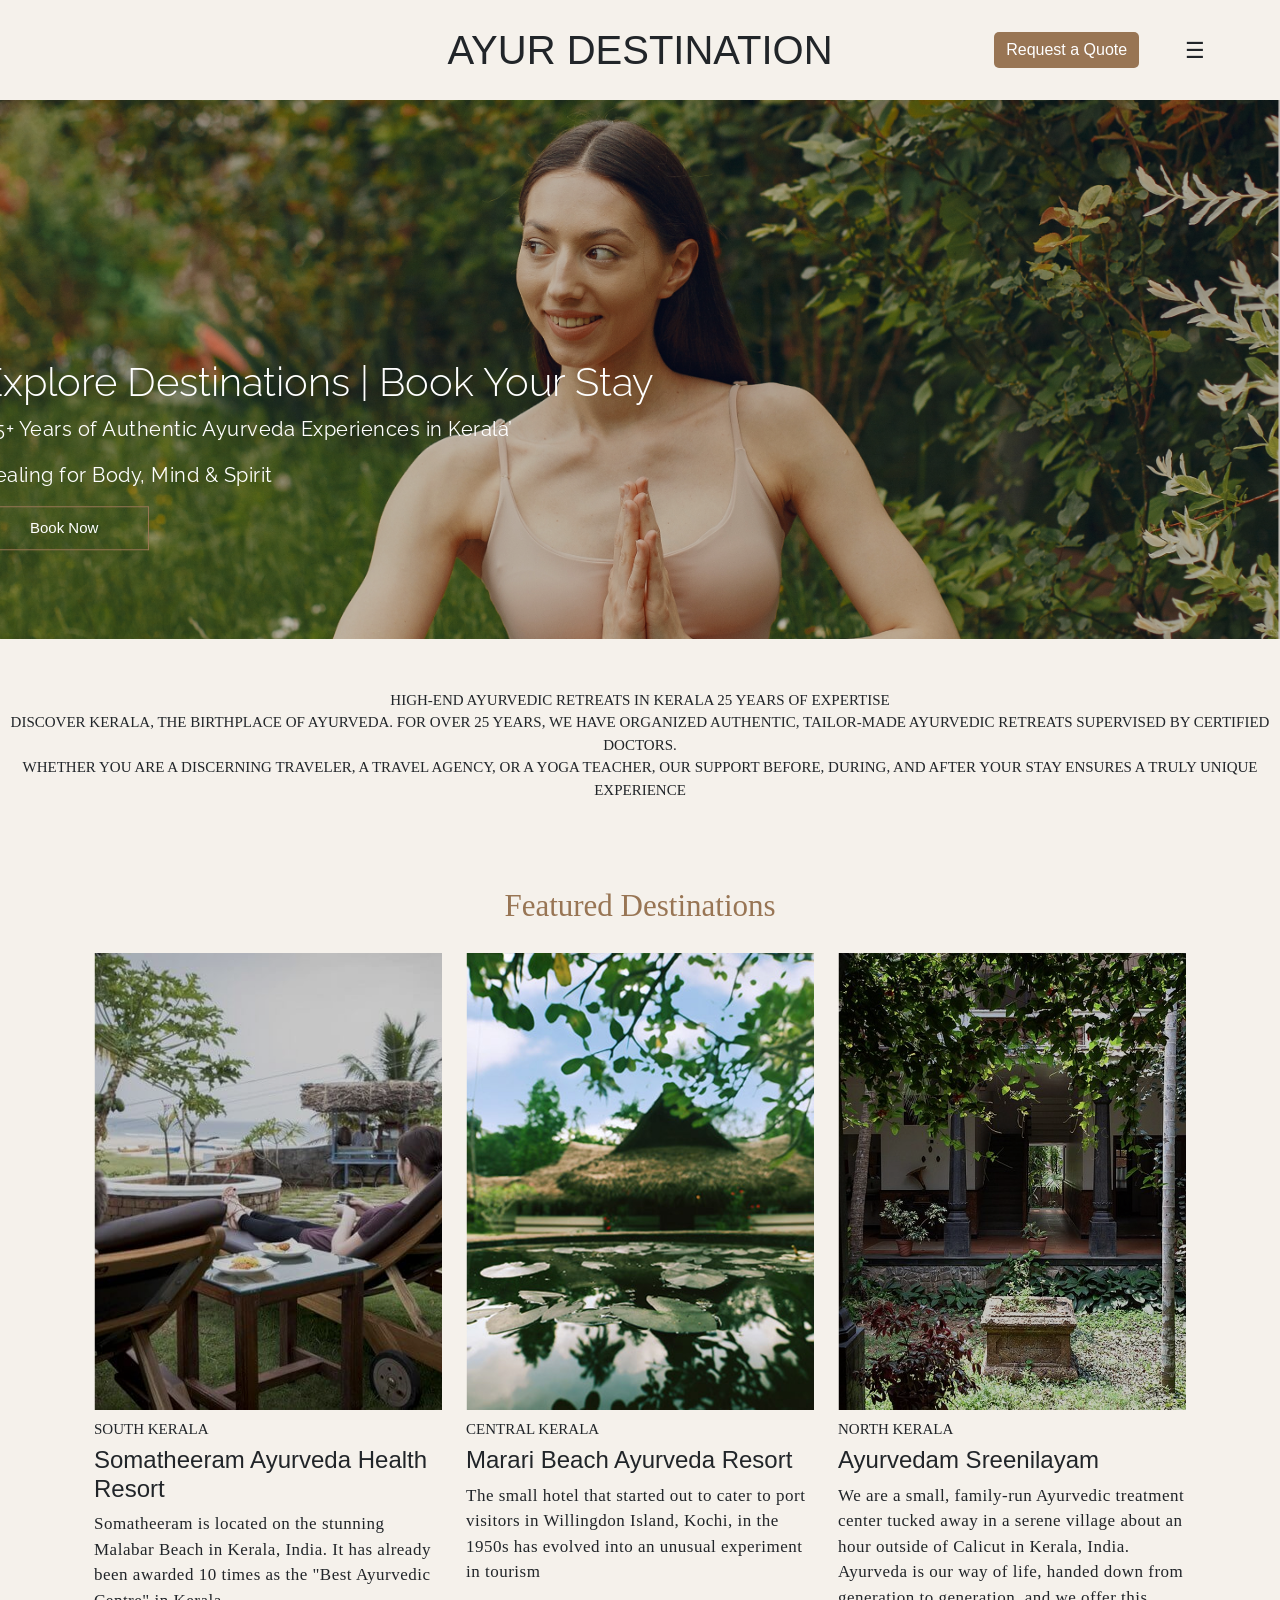
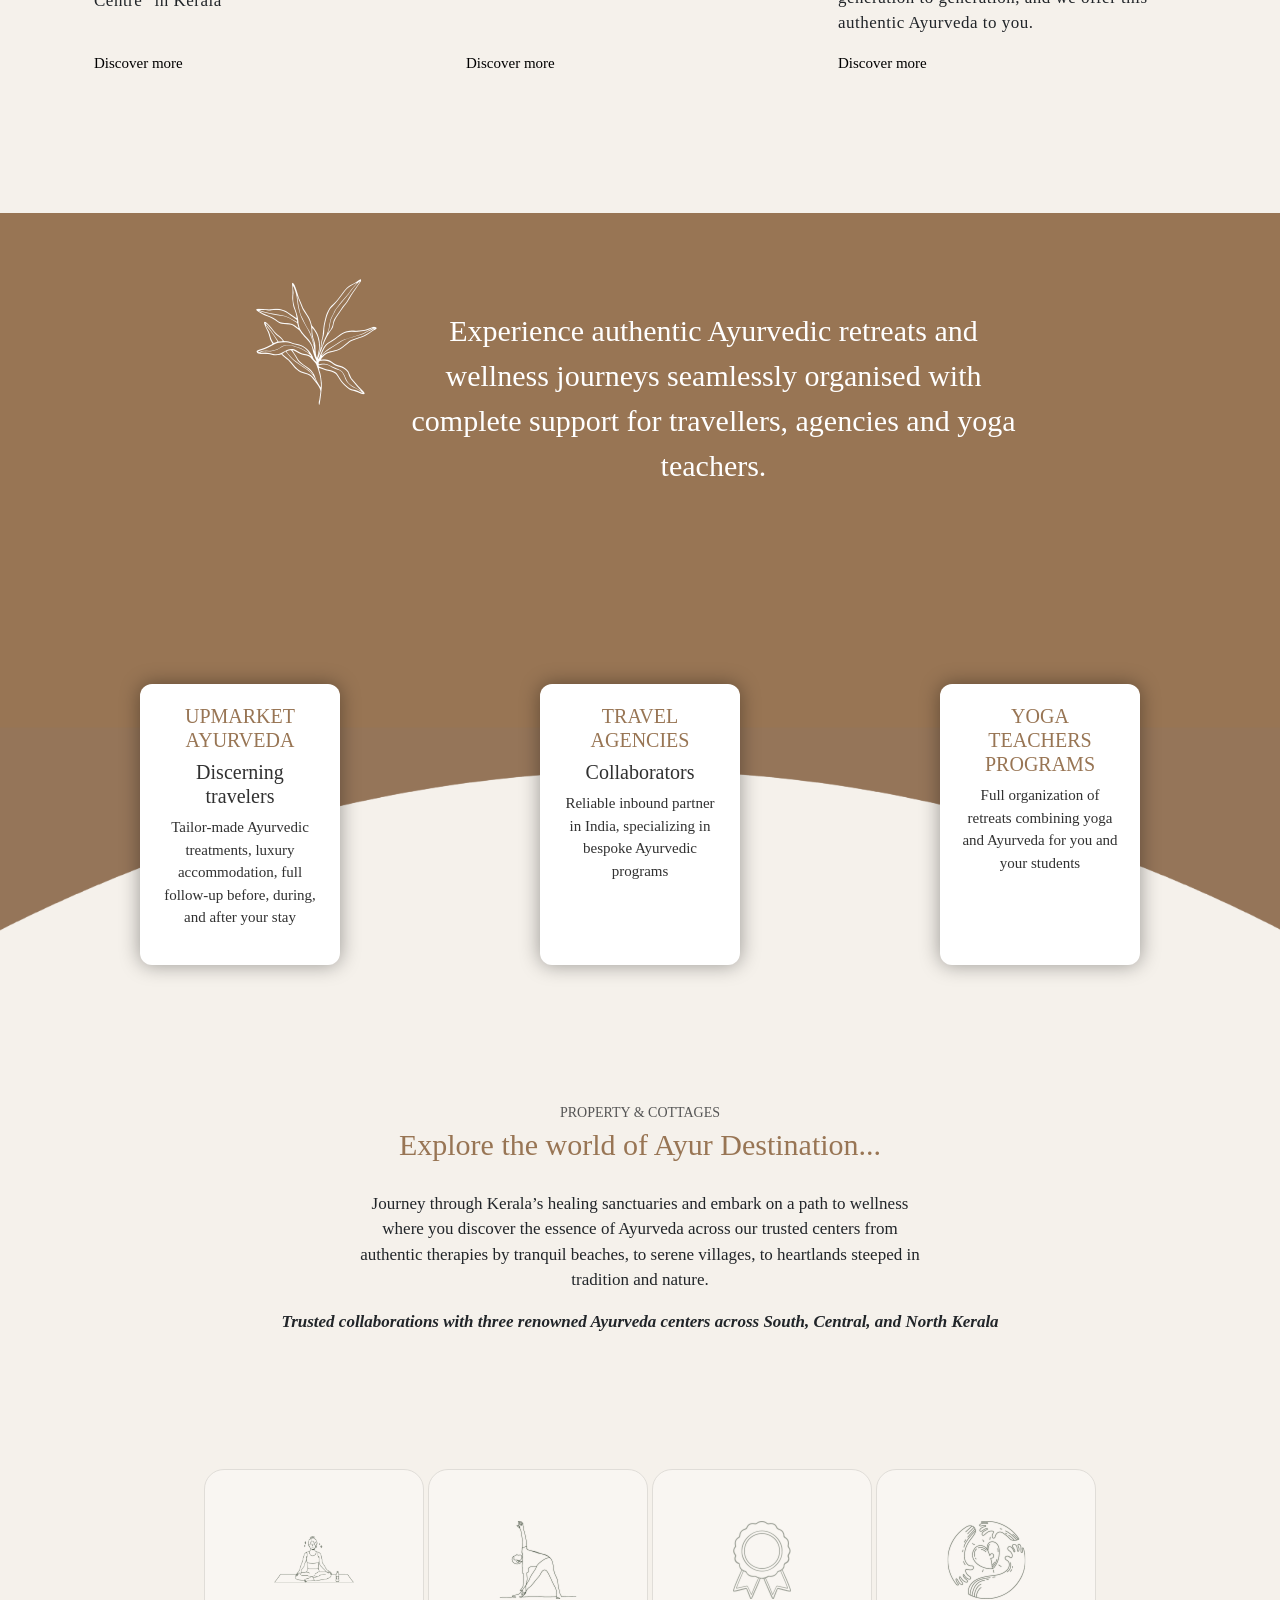
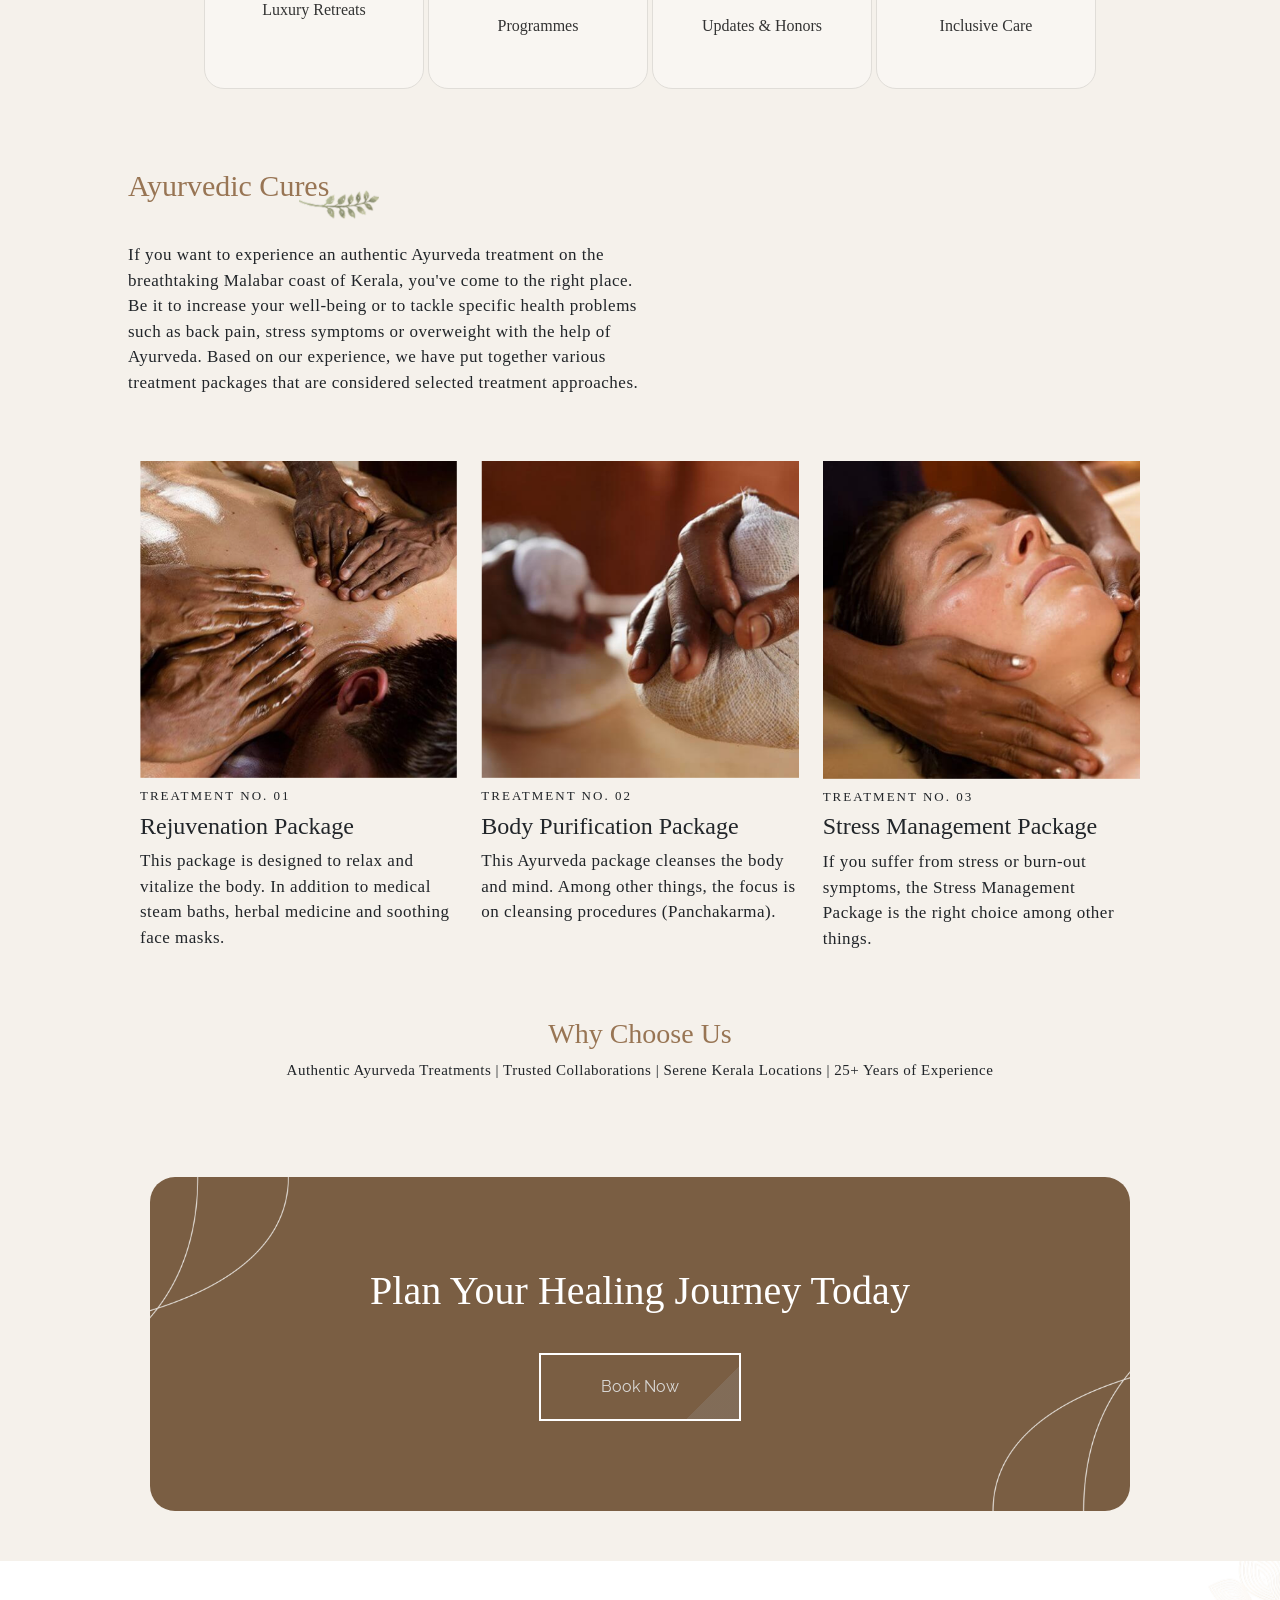
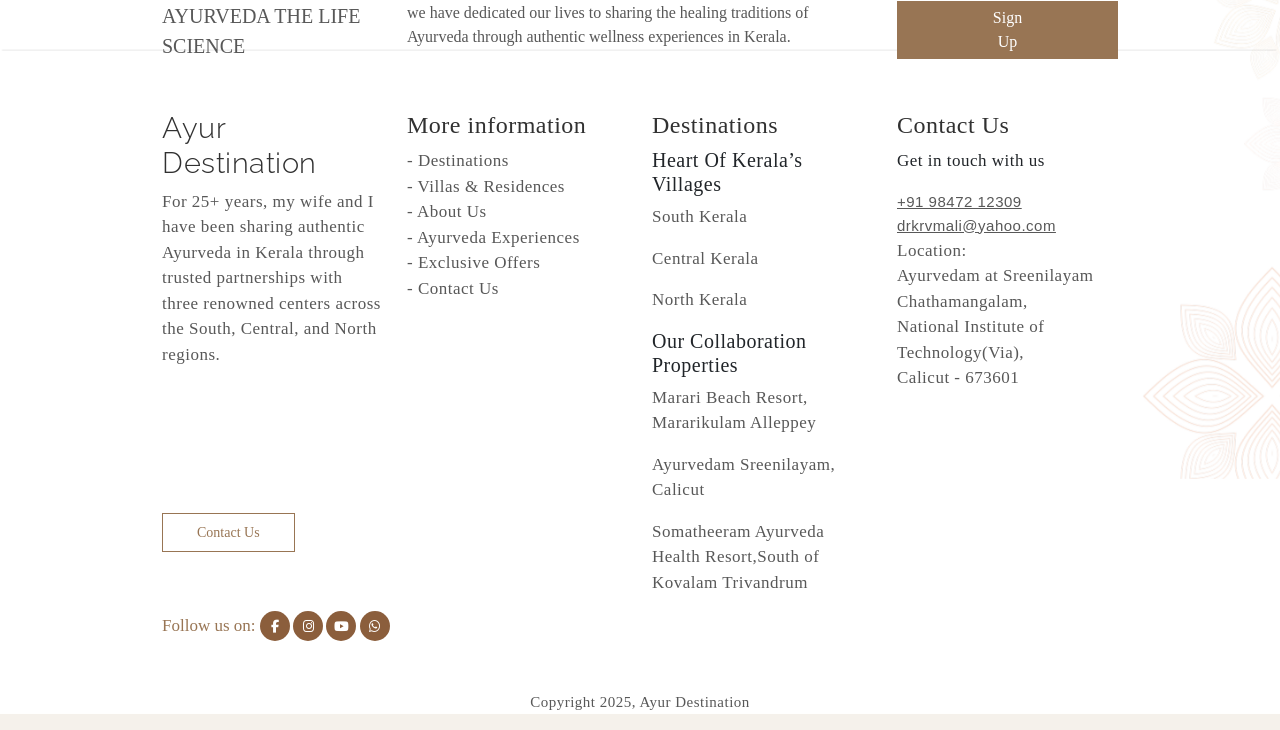
<file: index.html>
<!DOCTYPE html>
<html lang="en">

<head>
    <meta charset="UTF-8">
    <meta name="viewport" content="width=device-width, initial-scale=1.0">
    <title>Ayur Destination</title>
    <link href="https://cdnjs.cloudflare.com/ajax/libs/font-awesome/6.5.1/css/all.min.css" rel="stylesheet">
    <link href="https://cdn.jsdelivr.net/npm/bootstrap@5.3.8/dist/css/bootstrap.min.css" rel="stylesheet"
        integrity="sha384-sRIl4kxILFvY47J16cr9ZwB07vP4J8+LH7qKQnuqkuIAvNWLzeN8tE5YBujZqJLB" crossorigin="anonymous">
    <link rel="stylesheet" href="style.css">
</head>

<body>
    <header>
        <div class="header-container">
            <div class="row">
                <div class="col-md-3"></div>
                <div class="header-logo col-md-6 col-sm-10 col-10">AYUR DESTINATION</div>
                <div class="header-cta col-md-2 col-sm-0"><button>Request a Quote</button></div>
                <div class="header-hamburger col-md-1 col-sm-2 col-2" onclick="toggleMenu()">&#9776;</div>
            </div>
        </div>
        <!-- Hidden Navigation Links Start -->
        <div class="menu-overlay" id="menuOverlay">
            <div class="mobile-menu" id="mobileMenu">
                <div class="menu-left">
                    <a href="index.html">Home</a>
                    <a href="destinations.html">Destinations</a>
                    <a href="villas-and-residences.html">Villas &amp; Residences</a>
                    <a href="#">About Us</a>
                    <a href="#">Ayurveda Experiences</a>
                    <a href="#">Exclusive Offers</a>
                    <a href="#">Contact</a>
                </div>
                <div class="menu-right">
                    <p>Discover Ayurluxur in...</p>
                    <a href="#">Somatheeram Ayurveda Health Resort, South Kerala</a>
                    <a href="#">Marari Beach Resort, Central Kerala</a>
                    <a href="#">Ayurvedam Sreenilayam, North Kerala</a>
                </div>
            </div>
        </div>
    </header>
    <!-- Hidden Navigation Links End -->


    <!-- Hero Section Start -->
    <section class="hero-section">
        <div class="hero-image">
            <img src="images/hero-image.png" alt="hero-image">
            <div class="hero-content">
                <h2> Explore Destinations | Book Your Stay</h2>
                <p> ‘25+ Years of Authentic Ayurveda Experiences in Kerala’</p>
                <p> Healing for Body, Mind & Spirit</p>
                <button class="book-now-button">Book Now</button>
            </div>
        </div>

        <p class="hero-about">High-End Ayurvedic Retreats in Kerala 25 Years of Expertise <br>
            Discover Kerala, the birthplace of Ayurveda. For over 25 years, we have organized authentic, tailor-made
            Ayurvedic retreats supervised by certified doctors. <br> Whether you are a discerning traveler, a travel
            agency,
            or a yoga teacher, our support before, during, and after your stay ensures a truly unique experience</p>
    </section>
    <!-- Hero Section End -->


    <!-- Featured Destinations Start -->
    <div class="container">
        <h2 class="featured-destinations-heading">Featured Destinations</h2>
        <div class="row">
            <div class="col-md-4">
                <div class="destination-card">

                    <div class="destination-card-contents">
                        <div class="destination-card-details">
                            <img class="featured-images img-fluid" src="images/featured-destination-1.png"
                                alt="featured-destination-1">
                            <h6>SOUTH KERALA</h6>
                            <h4>Somatheeram Ayurveda Health Resort</h4>
                            <p>Somatheeram is located on the stunning Malabar Beach in
                                Kerala, India.
                                It has already been awarded 10 times as the "Best Ayurvedic Centre" in Kerala</p>
                        </div>
                        <a class="discover-more" href="#">Discover more</a>
                    </div>
                </div>
            </div>
            <div class="col-md-4">
                <div class="destination-card">

                    <div class="destination-card-contents">
                        <div class="destination-card-details">
                            <img class="featured-images img-fluid" src="images/featured-destination-2.png"
                                alt="featured-destination-1">
                            <h6>CENTRAL KERALA</h6>
                            <h4>Marari Beach Ayurveda Resort</h4>
                            <p>The small hotel that started out to cater to port visitors in Willingdon Island, Kochi,
                                in the 1950s has evolved into an unusual experiment in tourism</p>
                        </div>
                        <a class="discover-more" href="#">Discover more</a>
                    </div>
                </div>
            </div>
            <div class="col-md-4">
                <div class="destination-card">

                    <div class="destination-card-contents">
                        <div class="destination-card-details">
                            <img class="featured-images img-fluid" src="images/featured-destination-3.png"
                                alt="featured-destination-1">
                            <h6>NORTH KERALA</h6>
                            <h4>Ayurvedam Sreenilayam</h4>
                            <p>We are a small, family-run Ayurvedic treatment center tucked away in a serene village
                                about an hour outside of Calicut in Kerala, India. Ayurveda is our way of life, handed
                                down from generation to generation, and we offer this authentic Ayurveda to you. </p>
                        </div>
                        <a class="discover-more" href="#">Discover more</a>
                    </div>
                </div>
            </div>
        </div>
    </div>
    <!-- Featured Destinations End -->


    <div class="ayurveda-retreats-contents">
        <div class="ayurveda-retreats">
            <img src="images/ayurveda-retreats.png" alt="">
            <p><br>Experience authentic Ayurvedic retreats and wellness journeys seamlessly organised with complete
                support for
                travellers, agencies and yoga teachers.</p>
        </div>
        <div class="ayurveda-retreats-background">
            <div class="row">
                <div class="col-lg-4 col-md-4 col-sm-12 ayurveda-retreats-card-col">
                    <div class="ayurveda-retreats-card">
                        <h4>UPMARKET AYURVEDA</h4>
                        <h5>Discerning travelers</h5>
                        <p>Tailor-made Ayurvedic treatments, luxury accommodation, full follow-up before, during, and
                            after your
                            stay</p>
                    </div>
                </div>
                <div class="col-lg-4 col-md-4 col-sm-12 ayurveda-retreats-card-col">
                    <div class="ayurveda-retreats-card">
                        <h4>TRAVEL AGENCIES</h4>
                        <h5>Collaborators</h5>
                        <p>Reliable inbound partner in India, specializing in bespoke Ayurvedic programs</p>
                    </div>
                </div>
                <div class="col-lg-4 col-md-4 col-sm-12 ayurveda-retreats-card-col">
                    <div class="ayurveda-retreats-card">
                        <h4>YOGA TEACHERS PROGRAMS</h4>
                        <p>Full organization of retreats combining yoga and Ayurveda for you and your students</p>
                    </div>
                </div>
            </div>
        </div>

    </div>





    



    <!-- Property & Cottages Start -->
    <div class="deluxe-container">
        <h6 class="property-cottages">PROPERTY &amp; COTTAGES</h6>
        <h3 class="property-cottages-heading">Explore the world of Ayur Destination...</h3>
        <p class="property-cottages-description">Journey through Kerala’s healing sanctuaries and embark on a path to
            wellness where you discover the essence of Ayurveda across our trusted centers from authentic therapies by
            tranquil beaches, to serene villages, to heartlands steeped in tradition and nature.</p>
        <p style="font-family: 'Times New Roman', Times, serif;font-size: 17px;"><em><b>Trusted collaborations with
                    three renowned Ayurveda centers across South, Central, and North Kerala</b></em></p>
    </div>
    <!-- Property & Cottages End -->






    <section class="offer-tab">
        <div class="row">
            <div class="col-md-3">
                <div class="card">
                    <img src="images/Luxury-Wellness-Retreats.png" alt="luxury-wellness-retreats">
                    <p>Luxury Retreats</p>
                </div>
            </div>

            <div class="col-md-3">
                <div class="card">
                    <img src="images/Programmes.png" alt="Programmes">
                    <p>Programmes</p>
                </div>
            </div>

            <div class="col-md-3">
                <div class="card">
                    <img src="images/updates-and-honours.png" alt="updates-and-honours">
                    <p>Updates & Honors</p>
                </div>
            </div>

            <div class="col-md-3">
                <div class="card">
                    <img src="images/inclusive-care.png" alt="inclusive-care">
                    <p>Inclusive Care</p>
                </div>
            </div>
        </div>
    </section>


    <!-- Ayurvedic Cures Start -->
    <section class="ayurvedic-cures-section">
        <div class="ayurvedic-cures-heading">
            <h3 class="ayurvedic-cures">Ayurvedic Cures</h3>
            <img src="images/ayurvedic-cures.png" alt="ayurvedic-cures-img">
        </div>
        <p class="ayurvedic-cures-description">If you want to experience an authentic Ayurveda treatment on the
            breathtaking Malabar coast of Kerala, you've
            come to the right place. Be it to increase your well-being or to tackle specific health problems such as
            back pain, stress symptoms or overweight with the help of Ayurveda. Based on our experience, we have put
            together various treatment packages that are considered selected treatment approaches.</p>

        <div class="row">
            <div class="col-md-4">
                <div class="cures-card">
                    <img src="images/cures-1.png" alt="">
                    <h6>TREATMENT NO. 01</h6>
                    <h3>Rejuvenation Package</h3>
                    <p>This package is designed to relax and vitalize the body. In addition to medical steam baths,
                        herbal medicine and soothing face masks.</p>
                </div>
            </div>


            <div class="col-md-4">
                <div class="cures-card">
                    <img src="images/cures-2.png" alt="">
                    <h6>TREATMENT NO. 02</h6>
                    <h3>Body Purification Package</h3>
                    <p>This Ayurveda package cleanses the body and mind. Among other things, the focus is on cleansing
                        procedures (Panchakarma).</p>
                </div>
            </div>


            <div class="col-md-4">
                <div class="cures-card">
                    <img src="images/cures-3.png" alt="">
                    <h6>TREATMENT NO. 03</h6>
                    <h3>Stress Management Package</h3>
                    <p>If you suffer from stress or burn-out symptoms, the Stress Management Package is the right choice
                        among other things.</p>
                </div>
            </div>



            
        </div>




    </section>



    <!-- Why Choose Us Start-->
    <section class="cta-section">
        <h3 class="cta-heading">Why Choose Us</h3>
        <p class="cta-content">Authentic Ayurveda Treatments | Trusted Collaborations | Serene Kerala Locations |
            25+
            Years of Experience</p>
        <div class="why-choose-us-background">
            <h2 class="healing-journey">Plan Your Healing Journey Today</h2>
            <button class="cta-button">Book Now</button>
        </div>
    </section>
    <!-- Why Choose Us End -->

    <!-- Footer Start -->
    <footer class="footer footer-contents">
        <div class="row">
            <div class="col-sm-12 col-md-3 ayurveda-footer footer-cta-col">AYURVEDA THE LIFE SCIENCE</div>
            <div class="col-sm-12 col-md-6 footer-description footer-cta-col">we have dedicated our lives to sharing
                the
                healing
                traditions of Ayurveda through authentic wellness experiences in Kerala.</div>
            <div class="col-sm-12 col-md-3 footer-cta-col"><button class="sign-up-button">Sign Up</button></div>



            <div class="col-sm-12 col-md-3 about-ayurluxur footer-items">
                <h4>Ayur Destination</h4>
                <p>For 25+ years, my wife and I have been sharing authentic Ayurveda in Kerala through trusted
                    partnerships with three renowned centers across the South, Central, and North regions.</p>

                <button class="contact-us-button">Contact Us</button>
            </div>

            <div class="col-sm-12 col-md-3 more-info footer-items">
                <h4>More information</h4>
                <li> - Destinations</li>
                <li> - Villas & Residences</li>
                <li> - About Us</li>
                <li> - Ayurveda Experiences</li>
                <li> - Exclusive Offers</li>
                <li> - Contact Us</li>
            </div>

            <div class="col-sm-12 col-md-3 footer-destinations footer-items">
                <h4>Destinations</h4>
                <h5>Heart Of Kerala’s Villages</h5>
                <p>South Kerala</p>
                <p>Central Kerala</p>
                <p>North Kerala</p>
                <h5>Our Collaboration Properties</h5>
                <p>Marari Beach Resort, Mararikulam Alleppey</p>
                <p>Ayurvedam Sreenilayam, Calicut</p>
                <p>Somatheeram Ayurveda Health Resort,South of Kovalam Trivandrum</p>
            </div>

            <div class="col-sm-12 col-md-3 footer-contact footer-items">
                <h4>Contact Us</h4>
                <p>Get in touch with us</p>
                <div><a href="tel:+919847212309">+91 98472 12309</a></div>
                <div><a href="mailto:drkrvmali@yahoo.com">drkrvmali@yahoo.com</a></div>
                <p class="location">Location:<br>Ayurvedam at Sreenilayam<br> Chathamangalam,<br>National Institute
                    of
                    Technology(Via),<br>Calicut - 673601</p>
            </div>

            <!-- Social Media Icons -->
            <div class="social-icons">
                <span class="follow-us-on">Follow us on: </span>
                <a href="#"><i class="fab fa-facebook-f"></i></a>
                <a href="#"><i class="fab fa-instagram"></i></a>
                <a href="#"><i class="fab fa-youtube"></i></a>
                <a href="#"><i class="fab fa-whatsapp"></i></a>

            </div>
        </div>

        <div class="footer-bottom text-center">
            <p>Copyright 2025, Ayur Destination</p>
        </div>
    </footer>

    <script>
        function toggleMenu() {
            document.getElementById("mobileMenu").classList.toggle("active");
        }
    </script>



    <script src="https://cdn.jsdelivr.net/npm/bootstrap@5.3.8/dist/js/bootstrap.bundle.min.js"
        integrity="sha384-FKyoEForCGlyvwx9Hj09JcYn3nv7wiPVlz7YYwJrWVcXK/BmnVDxM+D2scQbITxI"
        crossorigin="anonymous"></script>
    <script src="script.js"></script>
</body>

</html>
</file>
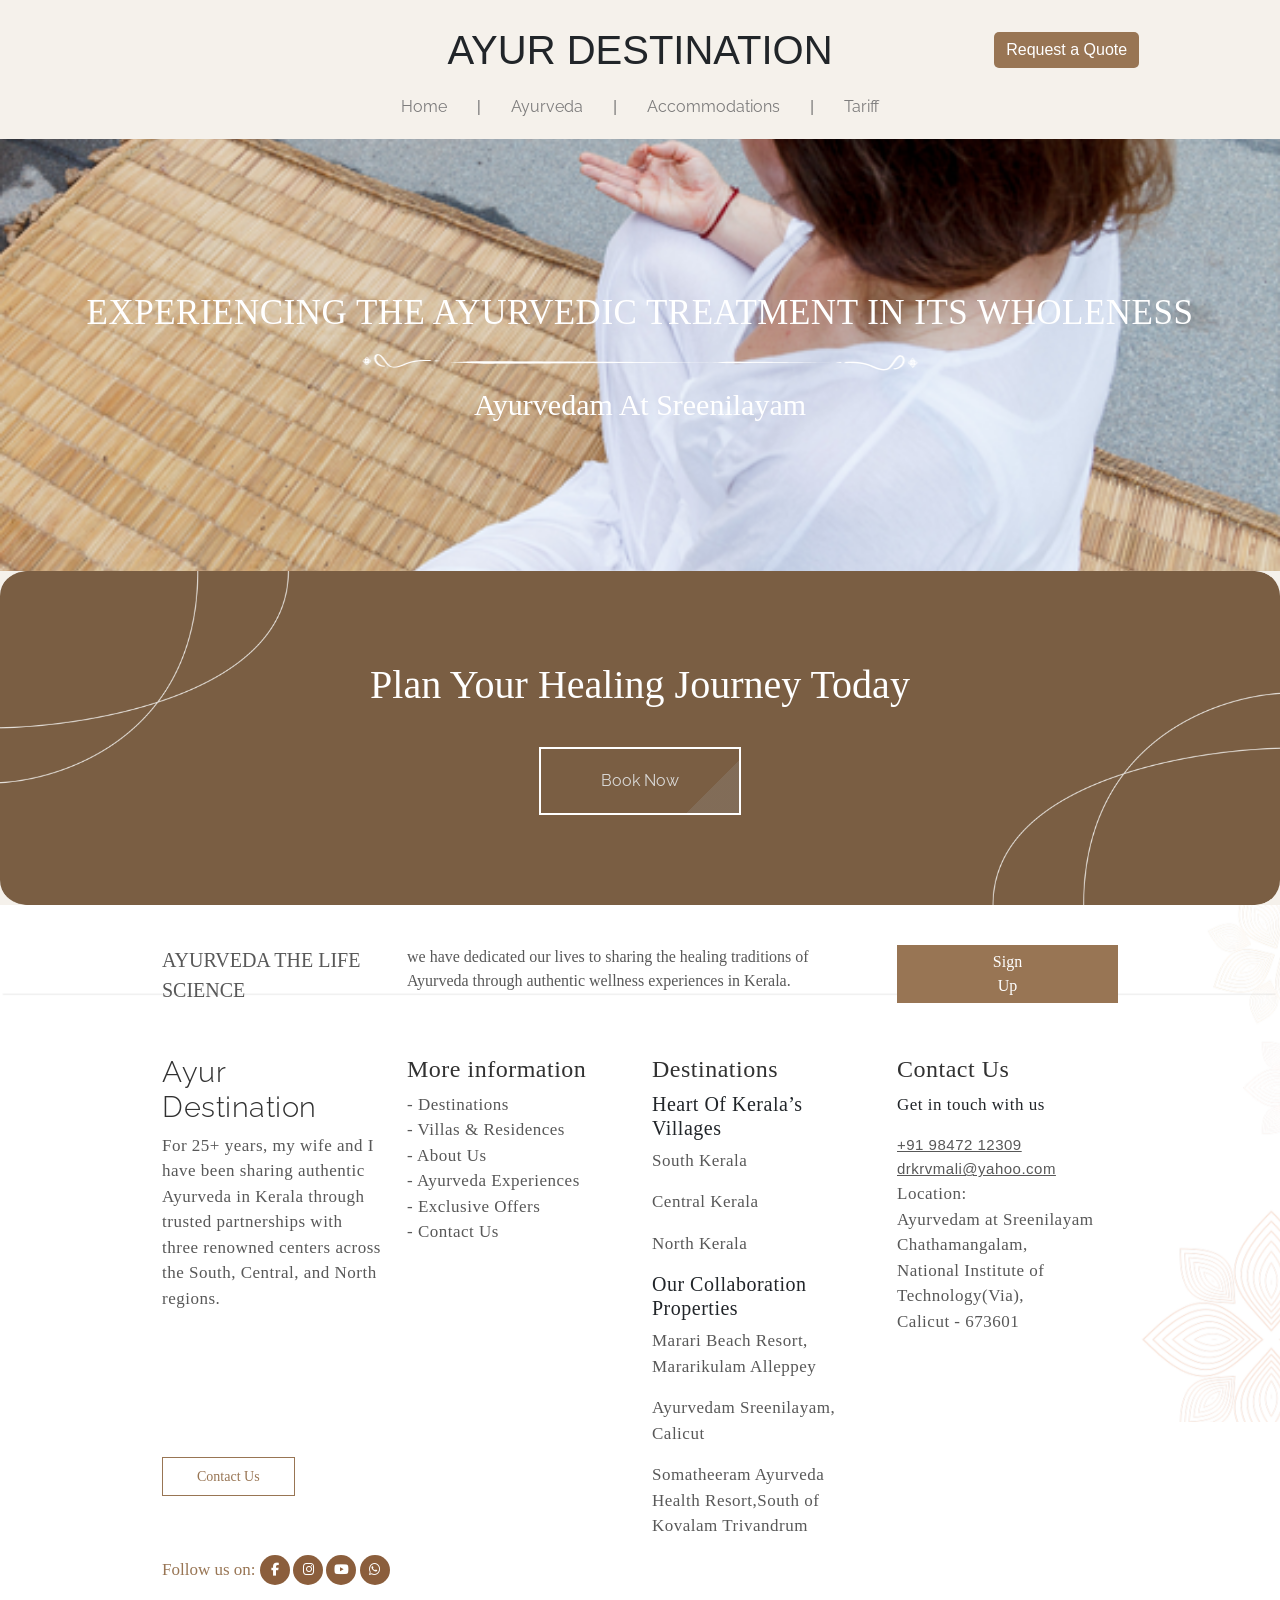
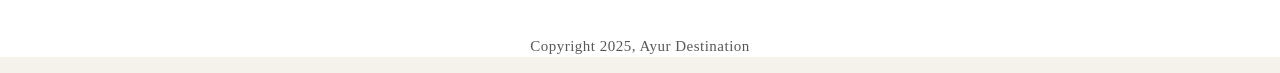
<file: ayurvedam-sreenilayam.html>
<!DOCTYPE html>
<html lang="en">

<head>
    <meta charset="UTF-8">
    <meta name="viewport" content="width=device-width, initial-scale=1.0">
    <title>Ayur Destination</title>
    <link href="https://cdnjs.cloudflare.com/ajax/libs/font-awesome/6.5.1/css/all.min.css" rel="stylesheet">
    <link href="https://cdn.jsdelivr.net/npm/bootstrap@5.3.8/dist/css/bootstrap.min.css" rel="stylesheet"
        integrity="sha384-sRIl4kxILFvY47J16cr9ZwB07vP4J8+LH7qKQnuqkuIAvNWLzeN8tE5YBujZqJLB" crossorigin="anonymous">
    <link rel="stylesheet" href="style.css">
</head>

<body>
    <header>
        <div class="header-container">
            <div class="row">
                <div class="col-md-3"></div>
                <div class="header-logo col-md-6 col-sm-10 col-10">AYUR DESTINATION</div>
                <div class="header-cta col-md-2 col-sm-0"><button>Request a Quote</button></div>
                <!-- <div class="header-hamburger col-md-1 col-sm-2 col-2" onclick="toggleMenu()">&#9776;</div> -->
            </div>
            <div class="navbar-menu">
                <a href="index.html">Home</a><span class="separator">|</span>
                <a href="#">Ayurveda</a><span class="separator">|</span>
                <a href="#">Accommodations</a><span class="separator">|</span>
                <a href="#">Tariff</a>
            </div>
        </div>

    </header>
    <!-- Hidden Navigation Links End -->


    <!-- Hero Section Start -->
    <section class="sreenilayam-hero-section">
        <div class="sreenilayam-content">
            <h3>EXPERIENCING THE AYURVEDIC TREATMENT IN ITS WHOLENESS</h3>
            <img class="underline-1" src="images/underline-1.png" alt="">
            <p>Ayurvedam At Sreenilayam</p>
        </div>
    </section>














    <!-- Why Choose Us Start -->

    <div class="why-choose-us-background">
        <h2 class="healing-journey">Plan Your Healing Journey Today</h2>
        <button class="cta-button">Book Now</button>
    </div>
    </section>
    <!-- Why Choose Us End -->

    <!-- Footer Start -->
    <footer class="footer footer-contents">
        <div class="row">
            <div class="col-sm-12 col-md-3 ayurveda-footer footer-cta-col">AYURVEDA THE LIFE SCIENCE</div>
            <div class="col-sm-12 col-md-6 footer-description footer-cta-col">we have dedicated our lives to sharing
                the
                healing
                traditions of Ayurveda through authentic wellness experiences in Kerala.</div>
            <div class="col-sm-12 col-md-3 footer-cta-col"><button class="sign-up-button">Sign Up</button></div>



            <div class="col-sm-12 col-md-3 about-ayurluxur footer-items">
                <h4>Ayur Destination</h4>
                <p>For 25+ years, my wife and I have been sharing authentic Ayurveda in Kerala through trusted
                    partnerships with three renowned centers across the South, Central, and North regions.</p>

                <button class="contact-us-button">Contact Us</button>
            </div>

            <div class="col-sm-12 col-md-3 more-info footer-items">
                <h4>More information</h4>
                <li> - Destinations</li>
                <li> - Villas & Residences</li>
                <li> - About Us</li>
                <li> - Ayurveda Experiences</li>
                <li> - Exclusive Offers</li>
                <li> - Contact Us</li>
            </div>

            <div class="col-sm-12 col-md-3 footer-destinations footer-items">
                <h4>Destinations</h4>
                <h5>Heart Of Kerala’s Villages</h5>
                <p>South Kerala</p>
                <p>Central Kerala</p>
                <p>North Kerala</p>
                <h5>Our Collaboration Properties</h5>
                <p>Marari Beach Resort, Mararikulam Alleppey</p>
                <p>Ayurvedam Sreenilayam, Calicut</p>
                <p>Somatheeram Ayurveda Health Resort,South of Kovalam Trivandrum</p>
            </div>

            <div class="col-sm-12 col-md-3 footer-contact footer-items">
                <h4>Contact Us</h4>
                <p>Get in touch with us</p>
                <div><a href="tel:+919847212309">+91 98472 12309</a></div>
                <div><a href="mailto:drkrvmali@yahoo.com">drkrvmali@yahoo.com</a></div>
                <p class="location">Location:<br>Ayurvedam at Sreenilayam<br> Chathamangalam,<br>National Institute
                    of
                    Technology(Via),<br>Calicut - 673601</p>
            </div>

            <!-- Social Media Icons -->
            <div class="social-icons">
                <span class="follow-us-on">Follow us on: </span>
                <a href="#"><i class="fab fa-facebook-f"></i></a>
                <a href="#"><i class="fab fa-instagram"></i></a>
                <a href="#"><i class="fab fa-youtube"></i></a>
                <a href="#"><i class="fab fa-whatsapp"></i></a>

            </div>
        </div>

        <div class="footer-bottom text-center">
            <p>Copyright 2025, Ayur Destination</p>
        </div>
    </footer>

    <!-- <script>
        function toggleMenu() {
            document.getElementById("mobileMenu").classList.toggle("active");
        }
    </script> -->



    <script src="https://cdn.jsdelivr.net/npm/bootstrap@5.3.8/dist/js/bootstrap.bundle.min.js"
        integrity="sha384-FKyoEForCGlyvwx9Hj09JcYn3nv7wiPVlz7YYwJrWVcXK/BmnVDxM+D2scQbITxI"
        crossorigin="anonymous"></script>
    <script src="script.js"></script>
</body>
</file>
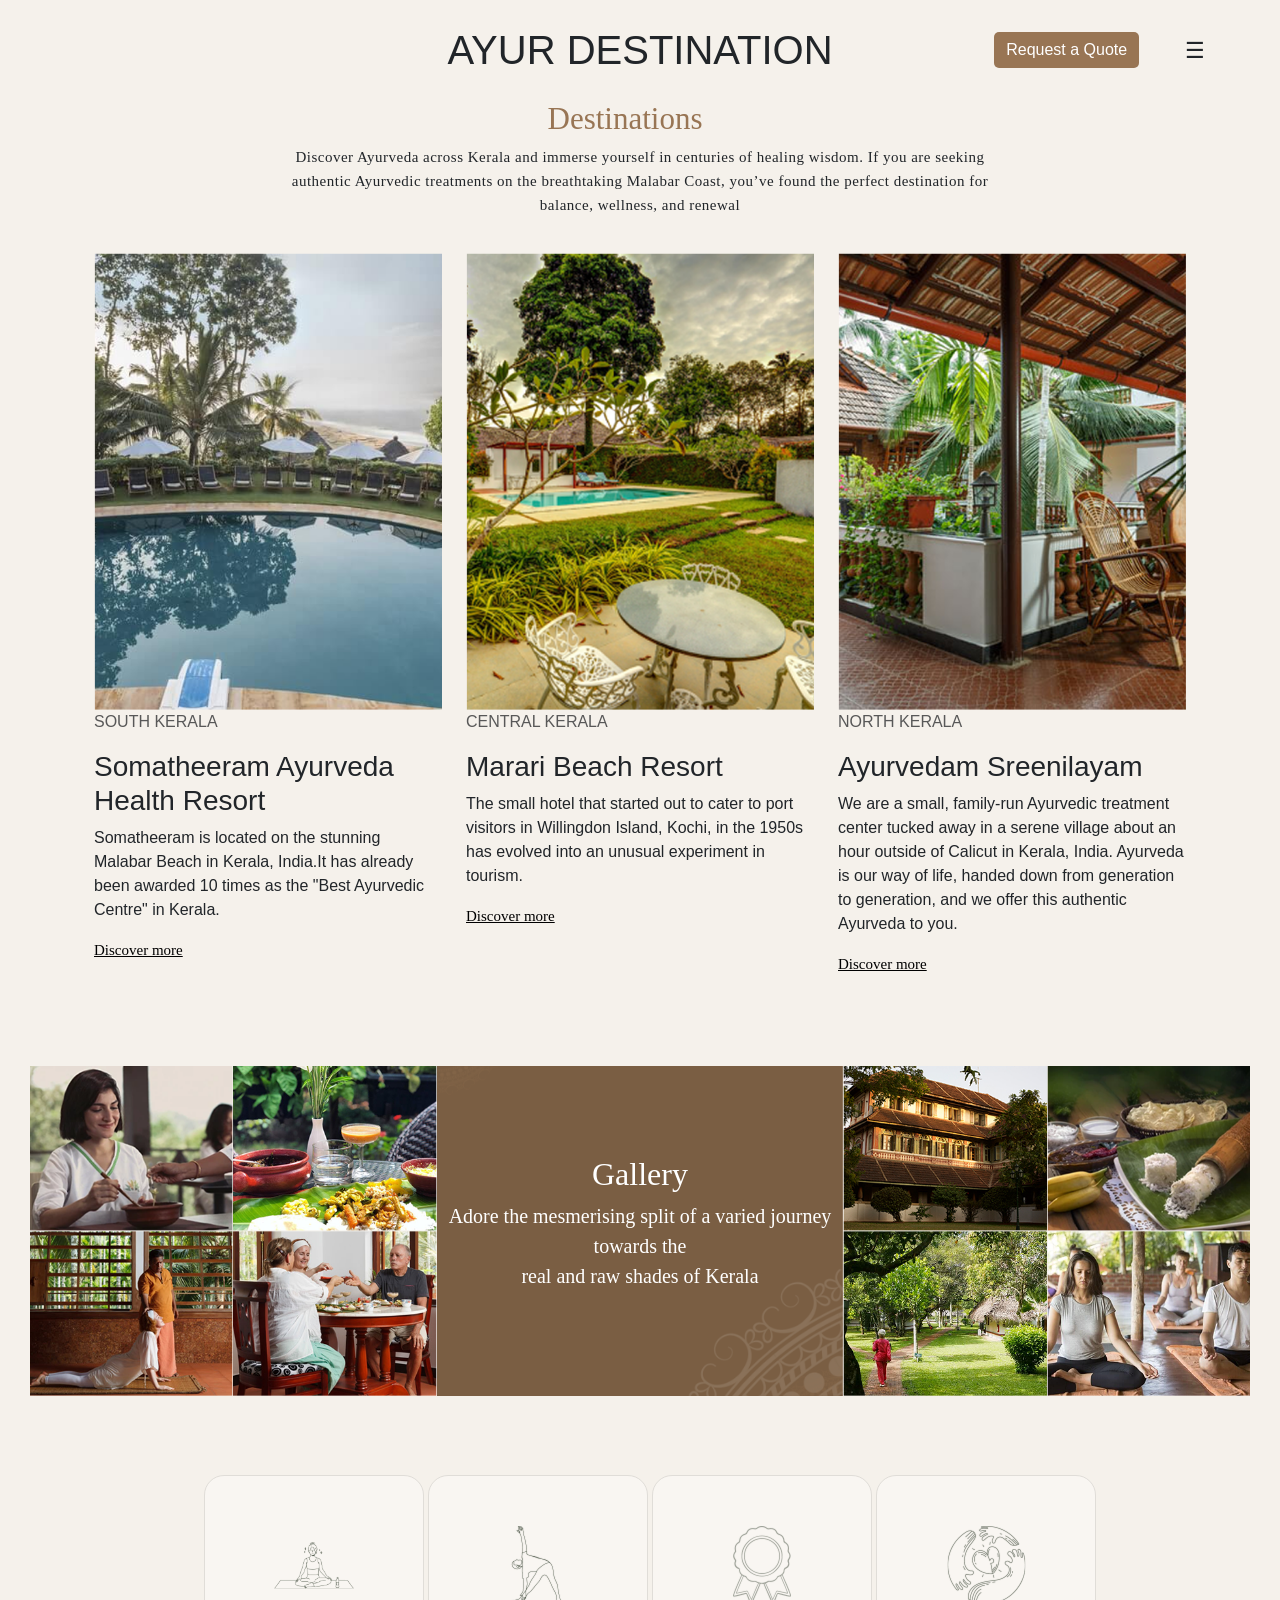
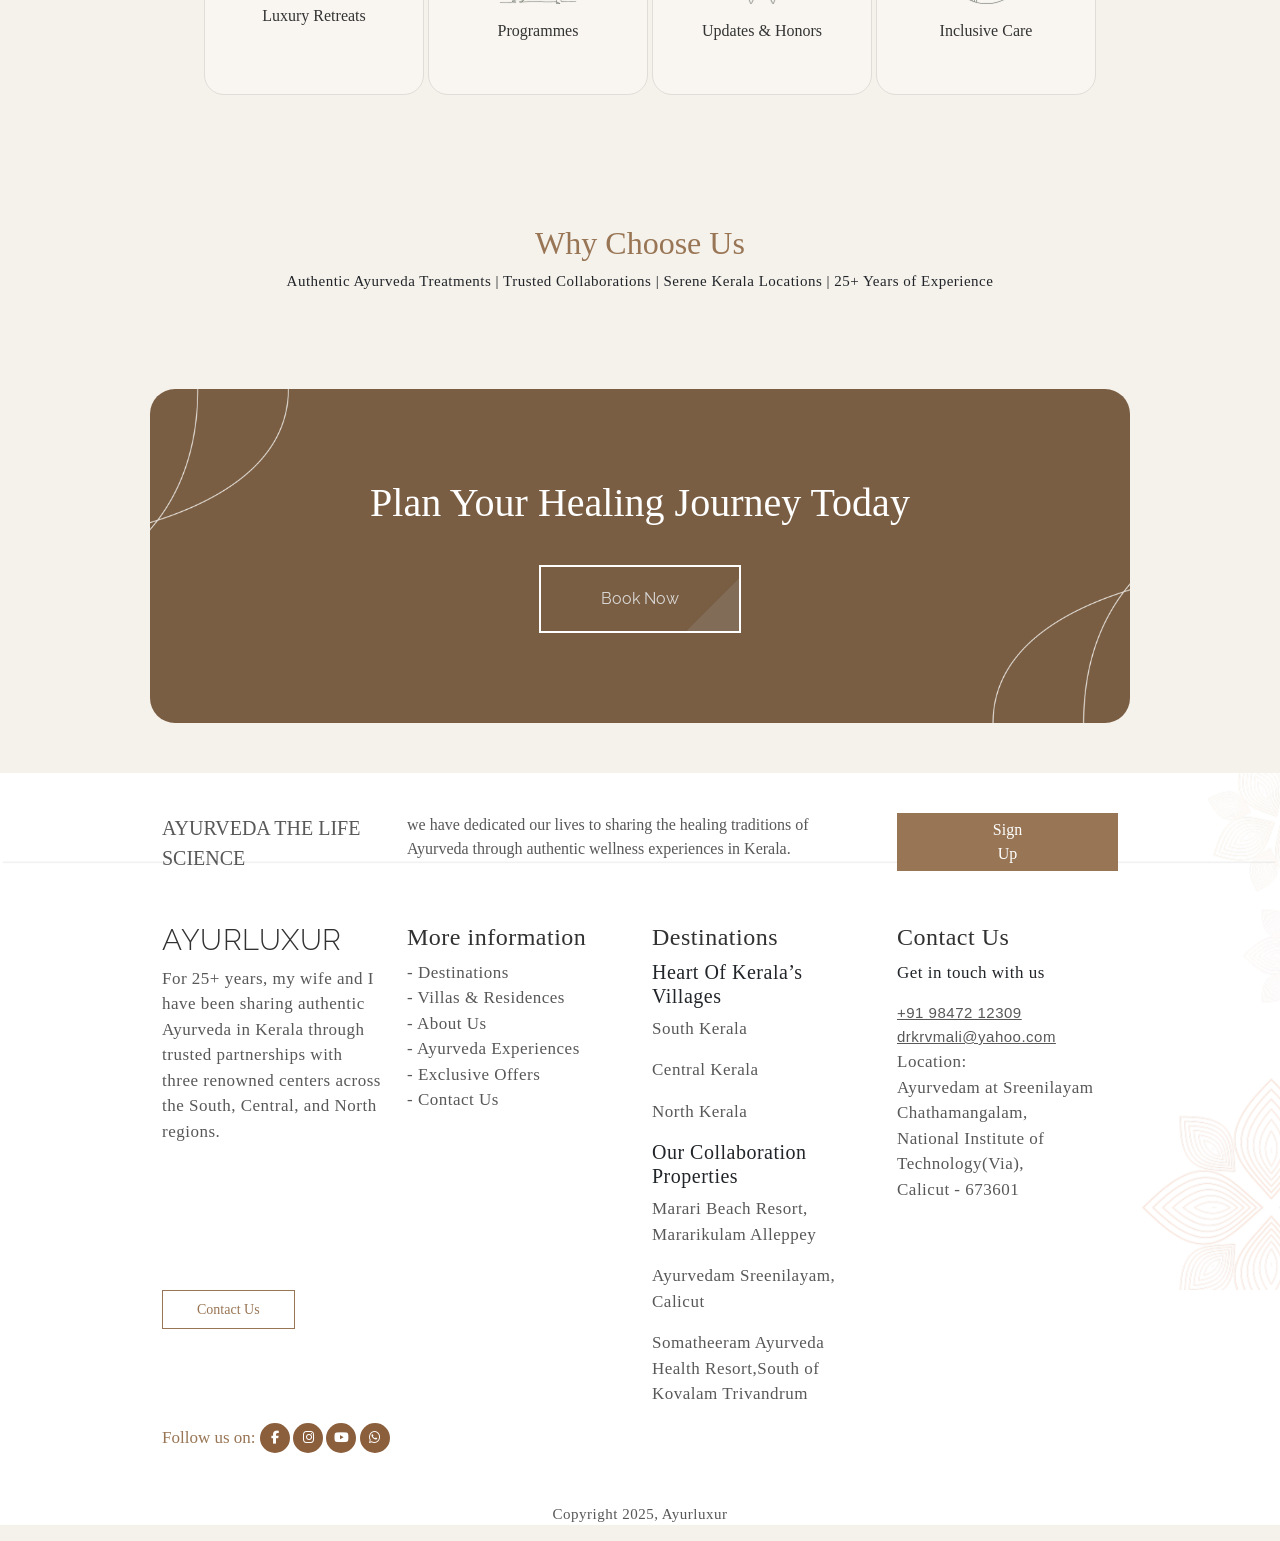
<file: destinations.html>
<!DOCTYPE html>
<html lang="en">

<head>
    <meta charset="UTF-8">
    <meta name="viewport" content="width=device-width, initial-scale=1.0">
    <title>Ayur Destination</title>
    <link href="https://cdnjs.cloudflare.com/ajax/libs/font-awesome/6.5.1/css/all.min.css" rel="stylesheet">
    <link href="https://cdn.jsdelivr.net/npm/bootstrap@5.3.8/dist/css/bootstrap.min.css" rel="stylesheet"
        integrity="sha384-sRIl4kxILFvY47J16cr9ZwB07vP4J8+LH7qKQnuqkuIAvNWLzeN8tE5YBujZqJLB" crossorigin="anonymous">
    <link rel="stylesheet" href="style.css">
</head>

<body>
    <header>
        <div class="header-container">
            <div class="row">
                <div class="col-md-3"></div>
                <div class="header-logo col-md-6 col-sm-10 col-10">AYUR DESTINATION</div>
                <div class="header-cta col-md-2 col-sm-0"><button>Request a Quote</button></div>
                <div class="header-hamburger col-md-1 col-sm-2 col-2" onclick="toggleMenu()">&#9776;</div>
            </div>
        </div>
        <!-- Hidden Navigation Links Start -->
        <div class="menu-overlay" id="menuOverlay">
            <div class="mobile-menu" id="mobileMenu">
                <div class="menu-left">
                    <a href="index.html">Home</a>
                    <a href="destinations.html">Destinations</a>
                    <a href="villas-and-residences.html">Villas &amp; Residences</a>
                    <a href="#">About Us</a>
                    <a href="#">Ayurveda Experiences</a>
                    <a href="#">Exclusive Offers</a>
                    <a href="#">Contact</a>
                </div>
                <div class="menu-right">
                    <p>Discover Ayurluxur in...</p>
                    <a href="#">Somatheeram Ayurveda Health Resort, South Kerala</a>
                    <a href="#">Marari Beach Resort, Central Kerala</a>
                    <a href="#">Ayurvedam Sreenilayam, North Kerala</a>
                </div>
            </div>
        </div>
    </header>
    <!-- Hidden Navigation Links End -->

     <!-- Destinations Start -->
    <div class="container">
        <h2 class="destinations-heading">Destinations</h2>
        <p class="destinations-description">Discover Ayurveda across Kerala and immerse yourself in centuries of healing
            wisdom. If you are seeking<br>authentic Ayurvedic treatments on the breathtaking Malabar Coast, you’ve found
            the perfect destination for<br>balance, wellness, and renewal</p>
        <div class="row">
            <div class="col-md-4">
                <div class="destination-card">
                    <img class="featured-images img-fluid" src="images/destination-1.png"
                        alt="featured-destination-1">
                    <p class="location">SOUTH KERALA</p>
                    <h3 class="resorts">Somatheeram Ayurveda Health Resort</h3>
                    <p class="resort-description">Somatheeram is located on the stunning Malabar Beach in Kerala,
                        India.It has already been awarded 10 times as the "Best Ayurvedic Centre" in Kerala.</p>
                    <a href="#" style="font-size: 15px; color:#000;font-family: 'Times New Roman', Times, serif;">Discover more</a>
                </div>
            </div>

            <div class="col-md-4">
                <div class="destination-card">
                    <img class="featured-images img-fluid" src="images/destination-2.png"
                        alt="featured-destination-2">
                    <p class="location">CENTRAL KERALA</p>
                    <h3 class="resorts">Marari Beach Resort</h3>
                    <p class="resort-description">The small hotel that started out to cater to port visitors in
                        Willingdon Island, Kochi, in the 1950s has evolved into an unusual experiment in tourism.</p>
                    <a href="#" style="font-size: 15px; color:#000;font-family: 'Times New Roman', Times, serif;">Discover more</a>
                </div>
            </div>

            <div class="col-md-4">
                <div class="destination-card">
                    <img class="featured-images img-fluid" src="images/destination-3.png"
                        alt="featured-destination-3">
                    <p class="location">NORTH KERALA</p>
                    <h3 class="resorts">Ayurvedam Sreenilayam</h3>
                    <p class="resort-description">We are a small, family-run Ayurvedic treatment center tucked away in a
                        serene village about an hour outside of Calicut in Kerala, India. Ayurveda is our way of life,
                        handed down from generation to generation, and we offer this authentic Ayurveda to you.</p>
                    <a href="#" style="font-size: 15px; color:#000;font-family: 'Times New Roman', Times, serif;">Discover more</a>
                </div>
            </div>
        </div>
    </div>
    <!-- Destinations End -->

    <!-- Gallery Start -->
    <section class="gallery">
        <div class="row">
            <div class="col-md-4 gallery-col">
                <div class="row">
                    <div class="col-md-6 gallery-col">
                        <img src="images/gallery-1.png" alt="gallery-1">
                    </div>
                    <div class="col-md-6 gallery-col">
                        <img src="images/gallery-2.png" alt="gallery-2">
                    </div>
                    <div class="col-md-6 gallery-col">
                        <img src="images/gallery-3.png" alt="gallery-3">
                    </div>
                    <div class="col-md-6 gallery-col">
                        <img src="images/gallery-4.png" alt="gallery-4">
                    </div>
                </div>
            </div>

            <div class="col-md-4 gallery-col">
                <div class="gallery-background">
                    <h2 class="gallery-info">Gallery</h2>
                    <p class="gallery-info" style="font-size: 20px;">Adore the mesmerising split of a varied journey
                        towards the<br>real and raw shades of Kerala</p>
                </div>
            </div>
            <div class="col-md-4 gallery-col">
                <div class="row">
                    <div class="col-md-6 gallery-col">
                        <img src="images/gallery-5.png" alt="gallery-5">
                    </div>
                    <div class="col-md-6 gallery-col">
                        <img src="images/gallery-6.png" alt="gallery-6">
                    </div>
                    <div class="col-md-6 gallery-col">
                        <img src="images/gallery-7.png" alt="gallery-7">
                    </div>
                    <div class="col-md-6 gallery-col">
                        <img src="images/gallery-8.png" alt="gallery-8">
                    </div>
                </div>
            </div>
        </div>
    </section>
    <!-- Gallery End -->


    <section class="offer-tab">
        <div class="row">
            <div class="col-md-3">
                <div class="card">
                    <img src="images/Luxury-Wellness-Retreats.png" alt="luxury-wellness-retreats">
                    <p>Luxury Retreats</p>
                </div>
            </div>

            <div class="col-md-3">
                <div class="card">
                    <img src="images/Programmes.png" alt="Programmes">
                    <p>Programmes</p>
                </div>
            </div>

            <div class="col-md-3">
                <div class="card">
                    <img src="images/updates-and-honours.png" alt="updates-and-honours">
                    <p>Updates & Honors</p>
                </div>
            </div>

            <div class="col-md-3">
                <div class="card">
                    <img src="images/inclusive-care.png" alt="inclusive-care">
                    <p>Inclusive Care</p>
                </div>
            </div>
        </div>
    </section>



    <!-- Why Choose Us Start-->
    <section class="cta-section">
        <h2 class="cta-heading">Why Choose Us</h2>
        <p class="cta-content">Authentic Ayurveda Treatments | Trusted Collaborations | Serene Kerala Locations | 25+
            Years of Experience</p>
        <div class="why-choose-us-background">
            <h2 class="healing-journey">Plan Your Healing Journey Today</h2>
            <button class="cta-button">Book Now</button>
        </div>
    </section>
    <!-- Why Choose Us End -->


    <!-- Footer Start -->
    <footer class="footer footer-contents">
        <div class="row">
            <div class="col-sm-12 col-md-3 ayurveda-footer footer-cta-col">AYURVEDA THE LIFE SCIENCE</div>
            <div class="col-sm-12 col-md-6 footer-description footer-cta-col">we have dedicated our lives to sharing the healing
                traditions of Ayurveda through authentic wellness experiences in Kerala.</div>
            <div class="col-sm-12 col-md-3 footer-cta-col"><button class="sign-up-button">Sign Up</button></div>



            <div class="col-sm-12 col-md-3 about-ayurluxur footer-items">
                <h4>AYURLUXUR</h4>
                <p>For 25+ years, my wife and I have been sharing authentic Ayurveda in Kerala through trusted
                    partnerships with three renowned centers across the South, Central, and North regions.</p>

                <button class="contact-us-button">Contact Us</button>
            </div>

            <div class="col-sm-12 col-md-3 more-info footer-items">
                <h4>More information</h4>
                <li> - Destinations</li>
                <li> - Villas & Residences</li>
                <li> - About Us</li>
                <li> - Ayurveda Experiences</li>
                <li> - Exclusive Offers</li>
                <li> - Contact Us</li>
            </div>

            <div class="col-sm-12 col-md-3 footer-destinations footer-items">
                <h4>Destinations</h4>
                <h5>Heart Of Kerala’s Villages</h5>
                <p>South Kerala</p>
                <p>Central Kerala</p>
                <p>North Kerala</p>
                <h5>Our Collaboration Properties</h5>
                <p>Marari Beach Resort, Mararikulam Alleppey</p>
                <p>Ayurvedam Sreenilayam, Calicut</p>
                <p>Somatheeram Ayurveda Health Resort,South of Kovalam Trivandrum</p>
            </div>

            <div class="col-sm-12 col-md-3 footer-contact footer-items">
                <h4>Contact Us</h4>
                <p>Get in touch with us</p>
                <div><a href="tel:+919847212309">+91 98472 12309</a></div>
                <div><a href="mailto:drkrvmali@yahoo.com">drkrvmali@yahoo.com</a></div>
                <p class="location">Location:<br>Ayurvedam at Sreenilayam<br> Chathamangalam,<br>National Institute of
                    Technology(Via),<br>Calicut - 673601</p>
            </div>

            <!-- Social Media Icons -->
            <div class="social-icons">
                <span class="follow-us-on">Follow us on: </span>
                <a href="#"><i class="fab fa-facebook-f"></i></a>
                <a href="#"><i class="fab fa-instagram"></i></a>
                <a href="#"><i class="fab fa-youtube"></i></a>
                <a href="#"><i class="fab fa-whatsapp"></i></a>

            </div>
        </div>

        <div class="footer-bottom text-center">
            <p>Copyright 2025, Ayurluxur</p>
        </div>
    </footer>
    <!-- Footer End -->

    <script>
        function toggleMenu() {
            document.getElementById("mobileMenu").classList.toggle("active");
        }
    </script>
    <script src="script.js"></script>

</body>

</html>
</file>
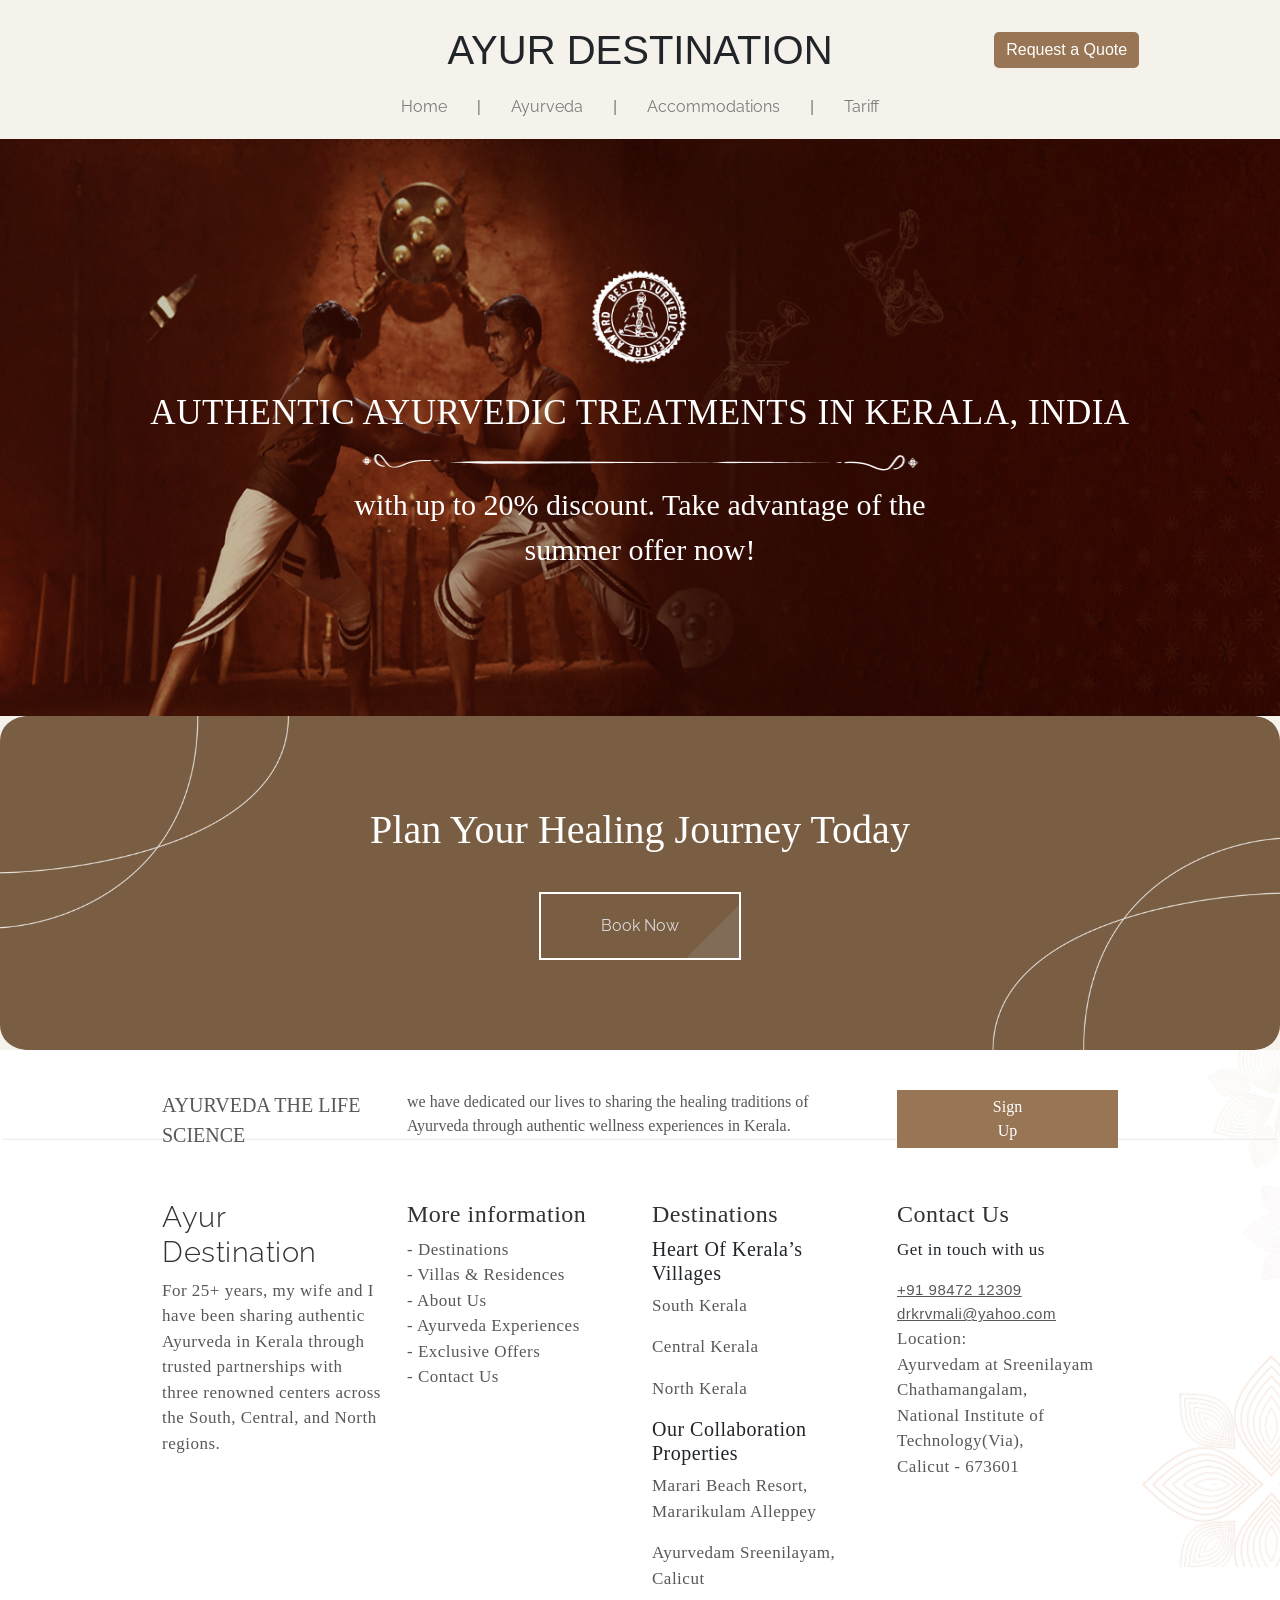
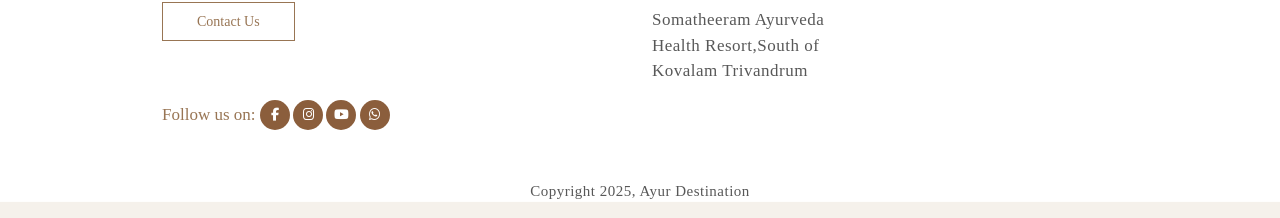
<file: somatheeram.html>
<!DOCTYPE html>
<html lang="en">

<head>
    <meta charset="UTF-8">
    <meta name="viewport" content="width=device-width, initial-scale=1.0">
    <title>Ayur Destination</title>
    <link href="https://cdnjs.cloudflare.com/ajax/libs/font-awesome/6.5.1/css/all.min.css" rel="stylesheet">
    <link href="https://cdn.jsdelivr.net/npm/bootstrap@5.3.8/dist/css/bootstrap.min.css" rel="stylesheet"
        integrity="sha384-sRIl4kxILFvY47J16cr9ZwB07vP4J8+LH7qKQnuqkuIAvNWLzeN8tE5YBujZqJLB" crossorigin="anonymous">
    <link rel="stylesheet" href="style.css">
</head>

<body>
    <header>
        <div class="header-container">
            <div class="row">
                <div class="col-md-3"></div>
                <div class="header-logo col-md-6 col-sm-10 col-10">AYUR DESTINATION</div>
                <div class="header-cta col-md-2 col-sm-0"><button>Request a Quote</button></div>
                <!-- <div class="header-hamburger col-md-1 col-sm-2 col-2" onclick="toggleMenu()">&#9776;</div> -->
            </div>
            <div class="navbar-menu">
                <a href="index.html">Home</a><span class="separator">|</span>
                <a href="#">Ayurveda</a><span class="separator">|</span>
                <a href="#">Accommodations</a><span class="separator">|</span>
                <a href="#">Tariff</a>
            </div>
        </div>
        <!-- Hidden Navigation Links Start -->
        <!-- <div class="menu-overlay" id="menuOverlay">
            <div class="mobile-menu" id="mobileMenu">
                <div class="menu-left">
                    <a href="index.html">Home</a>
                    <a href="destinations.html">Destinations</a>
                    <a href="villas-and-residences.html">Villas &amp; Residences</a>
                    <a href="#">About Us</a>
                    <a href="#">Ayurveda Experiences</a>
                    <a href="#">Exclusive Offers</a>
                    <a href="#">Contact</a>
                </div>
                <div class="menu-right">
                    <p>Discover Ayurluxur in...</p>
                    <a href="#">Somatheeram Ayurveda Health Resort, South Kerala</a>
                    <a href="#">Marari Beach Resort, Central Kerala</a>
                    <a href="#">Ayurvedam Sreenilayam, North Kerala</a>
                </div>
            </div>
        </div> -->
    </header>
    <!-- Hidden Navigation Links End -->

    <!-- Hero Section Start -->
    <section class="somatheeram-hero-section">
        <div class="somatheeram-content">
            <img src="images/logo.png" alt="logo">
            <h3>AUTHENTIC AYURVEDIC TREATMENTS IN KERALA, INDIA</h3>
            <img class="underline-1" src="images/underline-1.png" alt="">
            <p>with up to 20% discount. Take advantage of the <br> summer offer now!</p>
        </div>
    </section>





    <!-- Why Choose Us Start -->

    <div class="why-choose-us-background">
        <h2 class="healing-journey">Plan Your Healing Journey Today</h2>
        <button class="cta-button">Book Now</button>
    </div>
    </section>
    <!-- Why Choose Us End -->

    <!-- Footer Start -->
    <footer class="footer footer-contents">
        <div class="row">
            <div class="col-sm-12 col-md-3 ayurveda-footer footer-cta-col">AYURVEDA THE LIFE SCIENCE</div>
            <div class="col-sm-12 col-md-6 footer-description footer-cta-col">we have dedicated our lives to sharing
                the
                healing
                traditions of Ayurveda through authentic wellness experiences in Kerala.</div>
            <div class="col-sm-12 col-md-3 footer-cta-col"><button class="sign-up-button">Sign Up</button></div>



            <div class="col-sm-12 col-md-3 about-ayurluxur footer-items">
                <h4>Ayur Destination</h4>
                <p>For 25+ years, my wife and I have been sharing authentic Ayurveda in Kerala through trusted
                    partnerships with three renowned centers across the South, Central, and North regions.</p>

                <button class="contact-us-button">Contact Us</button>
            </div>

            <div class="col-sm-12 col-md-3 more-info footer-items">
                <h4>More information</h4>
                <li> - Destinations</li>
                <li> - Villas & Residences</li>
                <li> - About Us</li>
                <li> - Ayurveda Experiences</li>
                <li> - Exclusive Offers</li>
                <li> - Contact Us</li>
            </div>

            <div class="col-sm-12 col-md-3 footer-destinations footer-items">
                <h4>Destinations</h4>
                <h5>Heart Of Kerala’s Villages</h5>
                <p>South Kerala</p>
                <p>Central Kerala</p>
                <p>North Kerala</p>
                <h5>Our Collaboration Properties</h5>
                <p>Marari Beach Resort, Mararikulam Alleppey</p>
                <p>Ayurvedam Sreenilayam, Calicut</p>
                <p>Somatheeram Ayurveda Health Resort,South of Kovalam Trivandrum</p>
            </div>

            <div class="col-sm-12 col-md-3 footer-contact footer-items">
                <h4>Contact Us</h4>
                <p>Get in touch with us</p>
                <div><a href="tel:+919847212309">+91 98472 12309</a></div>
                <div><a href="mailto:drkrvmali@yahoo.com">drkrvmali@yahoo.com</a></div>
                <p class="location">Location:<br>Ayurvedam at Sreenilayam<br> Chathamangalam,<br>National Institute
                    of
                    Technology(Via),<br>Calicut - 673601</p>
            </div>

            <!-- Social Media Icons -->
            <div class="social-icons">
                <span class="follow-us-on">Follow us on: </span>
                <a href="#"><i class="fab fa-facebook-f"></i></a>
                <a href="#"><i class="fab fa-instagram"></i></a>
                <a href="#"><i class="fab fa-youtube"></i></a>
                <a href="#"><i class="fab fa-whatsapp"></i></a>

            </div>
        </div>

        <div class="footer-bottom text-center">
            <p>Copyright 2025, Ayur Destination</p>
        </div>
    </footer>

    <!-- <script>
        function toggleMenu() {
            document.getElementById("mobileMenu").classList.toggle("active");
        }
    </script> -->



    <script src="https://cdn.jsdelivr.net/npm/bootstrap@5.3.8/dist/js/bootstrap.bundle.min.js"
        integrity="sha384-FKyoEForCGlyvwx9Hj09JcYn3nv7wiPVlz7YYwJrWVcXK/BmnVDxM+D2scQbITxI"
        crossorigin="anonymous"></script>
    <script src="script.js"></script>
</body>
</file>
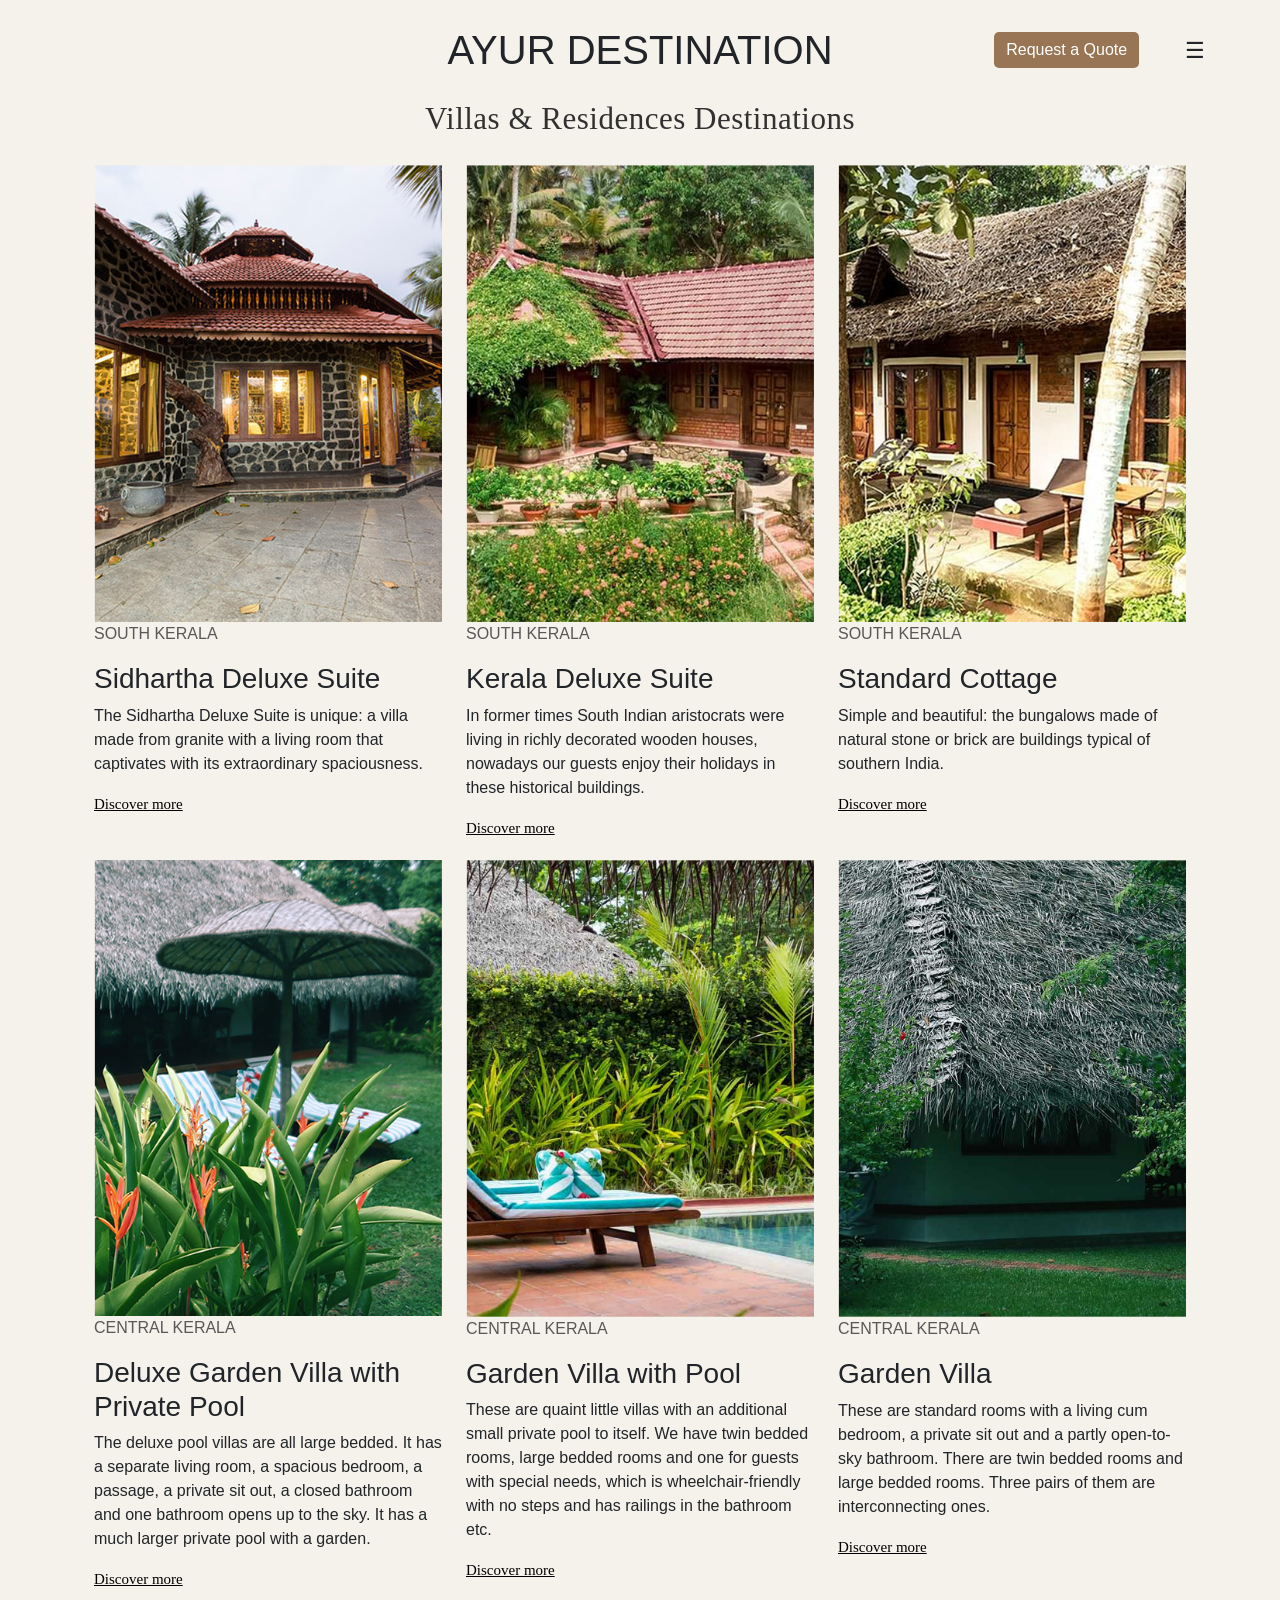
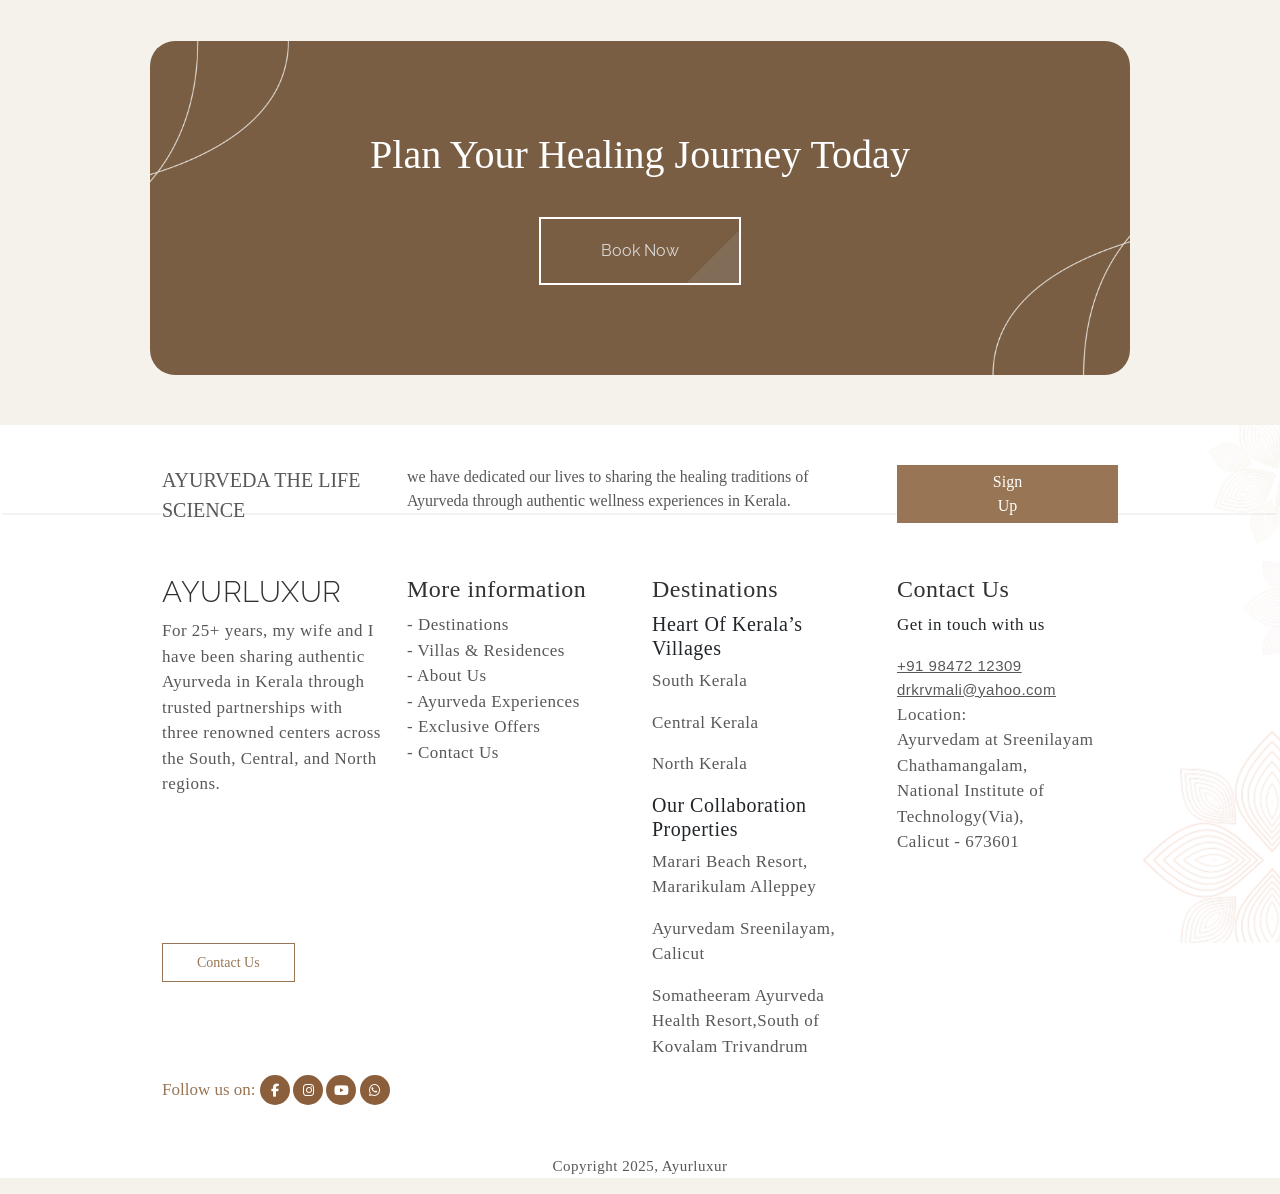
<file: villas-and-residences.html>
<!DOCTYPE html>
<html lang="en">

<head>
    <meta charset="UTF-8">
    <meta name="viewport" content="width=device-width, initial-scale=1.0">
    <title>Ayur Destination</title>
    <link href="https://cdnjs.cloudflare.com/ajax/libs/font-awesome/6.5.1/css/all.min.css" rel="stylesheet">
    <link href="https://cdn.jsdelivr.net/npm/bootstrap@5.3.8/dist/css/bootstrap.min.css" rel="stylesheet"
        integrity="sha384-sRIl4kxILFvY47J16cr9ZwB07vP4J8+LH7qKQnuqkuIAvNWLzeN8tE5YBujZqJLB" crossorigin="anonymous">
    <link rel="stylesheet" href="style.css">
</head>

<body>
    <header>
        <div class="header-container">
            <div class="row">
                <div class="col-md-3"></div>
                <div class="header-logo col-md-6 col-sm-10 col-10">AYUR DESTINATION</div>
                <div class="header-cta col-md-2 col-sm-0"><button>Request a Quote</button></div>
                <div class="header-hamburger col-md-1 col-sm-2 col-2" onclick="toggleMenu()">&#9776;</div>
            </div>
        </div>
        <!-- Hidden Navigation Links Start -->
        <div class="menu-overlay" id="menuOverlay">
            <div class="mobile-menu" id="mobileMenu">
                <div class="menu-left">
                    <a href="index.html">Home</a>
                    <a href="destinations.html">Destinations</a>
                    <a href="villas-and-residences.html">Villas &amp; Residences</a>
                    <a href="#">About Us</a>
                    <a href="#">Ayurveda Experiences</a>
                    <a href="#">Exclusive Offers</a>
                    <a href="#">Contact</a>
                </div>
                <div class="menu-right">
                    <p>Discover Ayurluxur in...</p>
                    <a href="#">Somatheeram Ayurveda Health Resort, South Kerala</a>
                    <a href="#">Marari Beach Resort, Central Kerala</a>
                    <a href="#">Ayurvedam Sreenilayam, North Kerala</a>
                </div>
            </div>
        </div>
    </header>
    <!-- Hidden Navigation Links End -->

    <div class="container">
        <h2 class="villas-heading">Villas &amp; Residences Destinations</h2>
        <!-- <p class="destinations-description">Discover Ayurveda across Kerala and immerse yourself in centuries of healing
            wisdom. If you are seeking<br>authentic Ayurvedic treatments on the breathtaking Malabar Coast, you’ve found
            the perfect destination for<br>balance, wellness, and renewal</p> -->
        <div class="row">
            <div class="col-md-4">
                <div class="destination-card">
                    <img class="featured-images img-fluid" src="images/villa-1.png" alt="featured-destination-1">
                    <p class="location">SOUTH KERALA</p>
                    <h3 class="resorts">Sidhartha Deluxe Suite</h3>
                    <p class="resort-description">The Sidhartha Deluxe Suite is unique: a villa made from granite with a
                        living room that captivates with its extraordinary spaciousness.</p>
                    <a href="#"
                        style="font-size: 15px; color:#000;font-family: 'Times New Roman', Times, serif;">Discover
                        more</a>
                </div>
            </div>

            <div class="col-md-4">
                <div class="destination-card">
                    <img class="featured-images img-fluid" src="images/villa-2.png" alt="featured-destination-2">
                    <p class="location">SOUTH KERALA</p>
                    <h3 class="resorts">Kerala Deluxe Suite</h3>
                    <p class="resort-description">In former times South Indian aristocrats were living in richly
                        decorated wooden houses, nowadays our guests enjoy their holidays in these historical buildings.
                    </p>
                    <a href="#"
                        style="font-size: 15px; color:#000;font-family: 'Times New Roman', Times, serif;">Discover
                        more</a>
                </div>
            </div>

            <div class="col-md-4">
                <div class="destination-card">
                    <img class="featured-images img-fluid" src="images/villa-3.png" alt="featured-destination-3">
                    <p class="location">SOUTH KERALA</p>
                    <h3 class="resorts">Standard Cottage</h3>
                    <p class="resort-description">Simple and beautiful: the bungalows made of natural stone or brick are
                        buildings typical of southern India.</p>
                    <a href="#"
                        style="font-size: 15px; color:#000;font-family: 'Times New Roman', Times, serif; ">Discover
                        more</a>
                </div>
            </div>
            </div>


            <div class="row">
            <div class="col-md-4">
                <div class="destination-card">
                    <img class="featured-images img-fluid" src="images/villa-4.png" alt="featured-destination-1">
                    <p class="location">CENTRAL KERALA</p>
                    <h3 class="resorts">Deluxe Garden Villa with Private Pool</h3>
                    <p class="resort-description">The deluxe pool villas are all large bedded. It has a separate living
                        room, a spacious bedroom, a passage, a private sit out, a closed bathroom and one bathroom opens
                        up to the sky. It has a much larger private pool with a garden.</p>
                    <a href="#"
                        style="font-size: 15px; color:#000;font-family: 'Times New Roman', Times, serif;">Discover
                        more</a>
                </div>
            </div>

            <div class="col-md-4">
                <div class="destination-card">
                    <img class="featured-images img-fluid" src="images/villa-5.png" alt="featured-destination-2">
                    <p class="location">CENTRAL KERALA</p>
                    <h3 class="resorts">Garden Villa with Pool</h3>
                    <p class="resort-description">These are quaint little villas with an additional small private pool
                        to itself. We have twin bedded rooms, large bedded rooms and one for guests with special needs,
                        which is wheelchair-friendly with no steps and has railings in the bathroom etc.
                    </p>
                    <a href="#"
                        style="font-size: 15px; color:#000;font-family: 'Times New Roman', Times, serif;">Discover
                        more</a>
                </div>
            </div>

            <div class="col-md-4">
                <div class="destination-card">
                    <img class="featured-images img-fluid" src="images/villa-6.png" alt="featured-destination-3">
                    <p class="location">CENTRAL KERALA</p>
                    <h3 class="resorts">Garden Villa</h3>
                    <p class="resort-description">These are standard rooms with a living cum bedroom, a private sit out
                        and a partly open-to-sky bathroom. There are twin bedded rooms and large bedded rooms. Three
                        pairs of them are interconnecting ones.</p>
                    <a href="#"
                        style="font-size: 15px; color:#000;font-family: 'Times New Roman', Times, serif;">Discover
                        more</a>
                </div>
            </div>
        </div>
        
    </div>







































    <!-- Why Choose Us Start-->
    <section class="cta-section">
        <!-- <h2 class="cta-heading">Why Choose Us</h2>
        <p class="cta-content">Authentic Ayurveda Treatments | Trusted Collaborations | Serene Kerala Locations | 25+
            Years of Experience</p> -->
        <div class="why-choose-us-background">
            <h2 class="healing-journey">Plan Your Healing Journey Today</h2>
            <button class="cta-button">Book Now</button>
        </div>
    </section>
    <!-- Why Choose Us End -->


    <!-- Footer Start -->
    <footer class="footer footer-contents">
        <div class="row">
            <div class="col-sm-12 col-md-3 ayurveda-footer footer-cta-col">AYURVEDA THE LIFE SCIENCE</div>
            <div class="col-sm-12 col-md-6 footer-description footer-cta-col">we have dedicated our lives to sharing the
                healing
                traditions of Ayurveda through authentic wellness experiences in Kerala.</div>
            <div class="col-sm-12 col-md-3 footer-cta-col"><button class="sign-up-button">Sign Up</button></div>



            <div class="col-sm-12 col-md-3 about-ayurluxur footer-items">
                <h4>AYURLUXUR</h4>
                <p>For 25+ years, my wife and I have been sharing authentic Ayurveda in Kerala through trusted
                    partnerships with three renowned centers across the South, Central, and North regions.</p>

                <button class="contact-us-button">Contact Us</button>
            </div>

            <div class="col-sm-12 col-md-3 more-info footer-items">
                <h4>More information</h4>
                <li> - Destinations</li>
                <li> - Villas & Residences</li>
                <li> - About Us</li>
                <li> - Ayurveda Experiences</li>
                <li> - Exclusive Offers</li>
                <li> - Contact Us</li>
            </div>

            <div class="col-sm-12 col-md-3 footer-destinations footer-items">
                <h4>Destinations</h4>
                <h5>Heart Of Kerala’s Villages</h5>
                <p>South Kerala</p>
                <p>Central Kerala</p>
                <p>North Kerala</p>
                <h5>Our Collaboration Properties</h5>
                <p>Marari Beach Resort, Mararikulam Alleppey</p>
                <p>Ayurvedam Sreenilayam, Calicut</p>
                <p>Somatheeram Ayurveda Health Resort,South of Kovalam Trivandrum</p>
            </div>

            <div class="col-sm-12 col-md-3 footer-contact footer-items">
                <h4>Contact Us</h4>
                <p>Get in touch with us</p>
                <div><a href="tel:+919847212309">+91 98472 12309</a></div>
                <div><a href="mailto:drkrvmali@yahoo.com">drkrvmali@yahoo.com</a></div>
                <p class="location">Location:<br>Ayurvedam at Sreenilayam<br> Chathamangalam,<br>National Institute of
                    Technology(Via),<br>Calicut - 673601</p>
            </div>

            <!-- Social Media Icons -->
            <div class="social-icons">
                <span class="follow-us-on">Follow us on: </span>
                <a href="#"><i class="fab fa-facebook-f"></i></a>
                <a href="#"><i class="fab fa-instagram"></i></a>
                <a href="#"><i class="fab fa-youtube"></i></a>
                <a href="#"><i class="fab fa-whatsapp"></i></a>

            </div>
        </div>

        <div class="footer-bottom text-center">
            <p>Copyright 2025, Ayurluxur</p>
        </div>
    </footer>

    <script>
        function toggleMenu() {
            document.getElementById("mobileMenu").classList.toggle("active");
        }
    </script>



    <script src="https://cdn.jsdelivr.net/npm/bootstrap@5.3.8/dist/js/bootstrap.bundle.min.js"
        integrity="sha384-FKyoEForCGlyvwx9Hj09JcYn3nv7wiPVlz7YYwJrWVcXK/BmnVDxM+D2scQbITxI"
        crossorigin="anonymous"></script>
    <script src="script.js"></script>

</body>

</html>
</file>
<file: style.css>
@import url('https://fonts.googleapis.com/css2?family=Raleway:ital,wght@0,100..900;1,100..900&display=swap');


* {
    margin: 0;
    padding: 0;
    box-sizing: border-box;
    /* border: 1px solid red; */
}

body {
    font-family: Arial, sans-serif;
    background-color: #f5f1eb;
}

.row {
    width: 100%;
    margin: 0;
}

.header-container {
    width: 100%;
    height: max-content;
}



.hero-image {
    position: relative;
}

.hero-image img {
    width: 100%;
    display: block;
}

.hero-content {
    position: absolute;
    top: 30%;
    left: 30%;
    color: #ffff;
    transform: translate(-60%, 50%);
}

.hero-content h2 {
    font-size: 40px;
    font-family: "Raleway", sans-serif;
    font-weight: 300;
}

.hero-content p {
    font-size: 20px;
    font-family: "Raleway", sans-serif;
    letter-spacing: 0.5px;
}

.hero-content button {
    border: 1px solid #987554;
    padding: 10px 50px;
    background: none;
    color: #fff;
    font-size: 15px;
    font-weight: 300;

}

.ayurveda {
    text-transform: uppercase;
    font-size: 15px;
    padding: 0px 170px;
    font-family: 'Times New Roman', Times, serif;
}

.featured-destinations-heading {
    color: #987554;
    font-family: 'Times New Roman', Times, serif;
    font-weight: 400;
    font-size: 31px;
    text-align: center;
    padding-top: 70px;
}

.destination-card-details h6 {
    font-size: 15px;
    padding-top: 10px;
    font-family: 'Times New Roman', Times, serif;

}

.destination-card-details h3 {
    font-size: 24px;
    font-weight: 200;
    font-family: 'Times New Roman', Times, serif;
}

.destination-card-details p {
    font-size: 17px;
    font-family: 'Times New Roman', Times, serif;
    letter-spacing: 0.5px;
}

.featured-images {
    padding-top: 20px;
}

@media(max-width:992px) {
    .img-fluid {
        width: 100%;
        height: auto;
    }
}

.card {
    background-color: #f9f6f2;
    border: 1px solid #e0ddd8;
    border-radius: 20px;
    /* rounded corners */
    margin: 10px;
    /* space between cards */
    width: 220px;
    height: 220px;
    display: flex;
    /* use flexbox */
    flex-direction: column;
    /* stack image + text vertically */
    align-items: center;
    /* center horizontally */
    justify-content: center;
    /* center vertically */
    margin: 15px auto;
    /* spacing + center in column  */
    transition: transform 0.3s ease, box-shadow 0.3s ease;
    padding: 30px 20px;
}

.card img {
    max-width: 80px;
    /* control image size */
    margin-bottom: 15px;
    /* space between image and text */

}


.card p {
    font-size: 16px;
    color: #333;
    font-weight: 500;
    margin: 0;
    font-family: 'Times New Roman', Times, serif;
}

.deluxe {
    font-size: 20px;
    font-family: 'Times New Roman', Times, serif;
    margin-top: 10px;
}

.deluxe-description {
    font-size: 15px;
    font-family: 'Times New Roman', Times, serif;
    letter-spacing: 0.5px;
    margin-bottom: 10px;
}

.deluxe-container {
    padding: 40px 80px;
    display: flex;
    justify-content: center;
    align-items: center;
    flex-direction: column;
}

.deluxe-container .row {
    display: flex;
    justify-content: center;
    gap: 40px;
    flex-wrap: wrap;
}

.deluxe-container .col-md-5 {
    padding: 0;
    max-width: 500px;
    flex: 1 1 45%;
}

.deluxe-card img {
    width: 100%;
    height: 320px;
    object-fit: cover;
    display: block;
}

.property-cottages {
    font-size: 14px;
    color: #555;
    font-family: 'Times New Roman', Times, serif;
    margin-bottom: 0;
    text-align: center;
}

.property-cottages-heading {
    font-size: 30px;
    font-family: 'Times New Roman', Times, serif;
    margin-top: 5px;
    text-align: center;
    color: #987554;
}

.property-cottages-description {
    text-align: center;
    font-size: 17px;
    width: 50%;
    padding-top: 20px;
    font-family: 'Times New Roman', Times, serif;

}


/* Hidden Menu */
.mobile-menu {
    position: fixed;
    top: 10;
    right: -100%;
    /* hidden */
    width: 50%;
    height: 60%;
    display: flex;
    /* make side by side */
    flex-direction: row;
    /* row, not column */
    transition: right 0.5s ease-in-out;
    z-index: 999;
}

/* Show when active */
.mobile-menu.active {
    right: 0;
}

/* Left side */
.menu-left {
    width: 50%;
    background: #fff;
    display: flex;
    flex-direction: column;
    justify-content: center;
    padding-left: 80px;
}

.menu-left a {
    color: #8b5e3c;
    text-decoration: none;
    font-size: 18px;
    margin: 14px 0;
}

.menu-left a:hover {
    color: #5c3e26;
}

/* Right side */
.menu-right {
    width: 50%;
    background: #8b6a50;
    display: flex;
    flex-direction: column;
    justify-content: center;
    padding-left: 50px;
    padding-right: 50px;
    color: #fff;
}

.menu-right p {
    margin-bottom: 18px;
    font-size: 13px;
    color: #e5d4c7;
}

.menu-right a {
    border: 1px solid #cfc0b3;
    padding: 10px 14px;
    margin: 6px 0;
    text-decoration: none;
    color: #fff;
    display: inline-block;
    transition: background-color 0.3s ease;
}

.menu-right a:hover {
    background: rgba(255, 255, 255, 0.1);
}

.menu-overlay {
    position: fixed;
    top: 10;
    left: 0;
    width: 100%;
    height: 100vh;
    background: rgba(0, 0, 0, 0.3);
    /* dim background */
    /* display: none; hidden by default */
    /* z-index: 998; */
    opacity: 0;
    visibility: hidden;
    transition: opacity 0.6s ease;
    z-index: 998;
}

/* show overlay when menu active */
.menu-overlay.active {
    /* display: block; */
    opacity: 1;
    visibility: visible;
}


.header-container {
    padding: 20px 0px;
}

.header-cta {
    display: flex;
    justify-content: center;
    align-items: center;
}

.header-hamburger {
    display: flex;
    justify-content: left;
    align-items: center;
    cursor: pointer;

}

.header-cta button {
    padding: 6px 12px;
    border: none;
    border-radius: 5px;
    background: #987554;
    color: white;
    cursor: pointer;

}

.header-logo {
    text-align: center;
    font-size: 40px;
}

.header-hamburger {
    font-size: 22px;
}

@media(max-width:768px) {
    .nav-center {
        text-align: left;
    }

    .header-cta {
        display: none;
    }
}

.destinations-heading {
    color: #987554;
    font-family: 'Times New Roman', Times, serif;
    font-weight: 400;
    font-size: 31px;
    text-align: center;
    padding-right: 30px;

}

.destinations-description {
    text-align: center;
    font-size: 15px;
    line-height: 1.6;
    letter-spacing: 0.5px;
    font-family: 'Times New Roman', Times, serif;
}

.gallery-background {
    background-image: url(images/gallery-background.png);
    background-size: cover;
    background-position: center;
    background-repeat: no-repeat;
    height: 100%;
    display: flex;
    justify-content: center;
    align-items: center;
    flex-direction: column;
}

.gallery-info {

    color: #fff;
    font-family: 'Times New Roman', Times, serif;
    text-align: center;
}

.gallery-col {
    margin: 0;
    padding: 0;
}

.gallery-col img {
    width: 100%;
}

.gallery {
    padding-top: 90px;
    padding-right: 30px;
    padding-left: 30px;
}

.offer-tab {
    width: 100%;
    padding: 5% 15%;
}

.cta-section {
    display: flex;
    justify-content: center;
    align-items: center;
    flex-direction: column;
    padding: 50px 150px;
}

.cta-heading {
    color: #987554;
    font-family: 'Times New Roman', Times, serif;
}

.cta-content {
    font-family: 'Times New Roman', Times, serif;
    font-size: 15px;
    letter-spacing: 0.5px;
}

.why-choose-us-background {
    background-image: url(images/why-choose-us.png);
    background-size: cover;
    background-repeat: no-repeat;
    background-position: center;
    display: flex;
    justify-content: space-around;
    align-items: center;
    flex-direction: column;
    border-radius: 25px;
    width: 100%;
    padding: 90px 60px;

}

.cta-button {
    padding: 20px 60px;
    font-family: "Raleway", sans-serif;
    color: #DAD9D7;
    border: 2px solid #FFFFFF;
    outline: none;
    background: linear-gradient(135deg, #98755400 0%, #98755400 80%, #9999993d 80%, #9999993d 100%);
    margin-top: 30px;
}

.healing-journey {
    color: #FFFFFF;
    font-family: 'Times New Roman', Times, serif;
    font-size: 40px;

}

.cta-section p {
    padding-bottom: 80px;
}

.footer {
    background-image: url(images/footer-background.png);
    background-size: cover;
    background-repeat: no-repeat;
    background-position: center;

}

.ayurveda-footer {
    font-size: 20px;
    font-family: 'Times New Roman', Times, serif;
    color: #585858;

}

.footer-description {
    font-size: 16px;
    font-family: 'Times New Roman', Times, serif;
    color: #585858;

}

.sign-up-button {
    background-color: #987554;
    padding: 5px 90px;
    color: #FFFFFF;
    border: none;
    font-family: 'Times New Roman', Times, serif;
}

.about-ayurluxur h4 {
    font-size: 29px;
    font-family: "Raleway", sans-serif;
    color: #313131;
    font-weight: 300;
}

.about-ayurluxur p {
    color: #585858;
    font-size: 17px;
    font-family: 'Times New Roman', Times, serif;
}

.more-info h4 {
    color: #313131;
    font-size: 24px;
    font-family: 'Times New Roman', Times, serif;
}

.more-info li {
    color: #585858;
    font-size: 17px;
    list-style-type: none;
    font-family: 'Times New Roman', Times, serif;
}

.footer-destinations h4 {
    color: #313131;
    font-size: 24px;
    font-family: 'Times New Roman', Times, serif;
}

.footer-destinations h5 {
    font-size: 20px;
    font-family: 'Times New Roman', Times, serif;
}

.footer-destinations p {
    color: #585858;
    font-size: 17px;
    font-family: 'Times New Roman', Times, serif;
}

.footer-contact h4 {
    color: #313131;
    font-size: 24px;
    font-family: 'Times New Roman', Times, serif;
}

.footer-contact p {
    font-size: 17px;
    font-family: 'Times New Roman', Times, serif;
}

.location {
    color: #585858;
}

.footer-contact a {
    font-size: 15px;
    color: #585858;
}

.footer-items {
    padding-top: 50px;
    letter-spacing: 0.5px;

}

.footer-contents {
    padding: 0px 150px;
}

.footer-cta-col {
    padding-top: 40px;
}

.contact-us-button {
    font-size: 14px;
    color: #987554;
    border: 1px solid #987554;
    padding: 8px 34px;
    background: none;
    font-family: 'Times New Roman', Times, serif;
    margin-top: 130px;
}

.follow-us-on {
    font-size: 17px;
}

.social-icons {
    font-family: 'Times New Roman', Times, serif;
    font-size: 13px;
    color: #987554;
    margin-bottom: 50px;
}

.social-icons a {
    width: 30px;
    height: 30px;
    border-radius: 50%;
    background-color: #8B5E3C;
    color: white;
    display: inline-flex;
    /* makes it a flex container */
    justify-content: center;
    align-items: center;
    text-decoration: none;
}

.footer-bottom {
    font-size: 15px;
    font-family: 'Times New Roman', Times, serif;
    letter-spacing: 0.5px;
    color: #585858;
}



/* Tablet and below (max-width: 992px) */
@media (max-width: 992px) {
    .cta-section {
        padding: 30px 40px;
        /* reduce side padding */
    }

    .cta-heading {
        font-size: 28px;
        /* smaller heading */
        text-align: center;
    }

    .cta-content {
        font-size: 14px;
        text-align: center;
        line-height: 1.6;
        max-width: 90%;
    }

    .why-choose-us-background {
        padding: 60px 30px;
        /* less padding */
        width: 100%;
    }

    .healing-journey {
        font-size: 28px;
        text-align: center;
    }

    .cta-button {
        padding: 15px 40px;
        font-size: 14px;
    }
}

/* Mobile (max-width: 576px) */
@media (max-width: 576px) {
    .cta-section {
        padding: 20px;
    }

    .cta-heading {
        font-size: 22px;
    }

    .cta-content {
        font-size: 13px;
        max-width: 100%;
    }

    .why-choose-us-background {
        padding: 40px 20px;
        border-radius: 15px;
    }

    .healing-journey {
        font-size: 22px;
    }

    .cta-button {
        padding: 12px 30px;
        font-size: 13px;
    }
}

/* 💻 Tablet (768px – 1024px) */
@media (min-width: 768px) and (max-width: 1024px) {
    .footer-contents {
        padding: 0px 40px;
        /* reduce horizontal padding */
    }

    .footer .row {
        display: grid;
        grid-template-columns: repeat(2, 1fr);
        /* 2 columns instead of 4 */
        gap: 40px;
    }

    /* CTA section in footer (first row) */
    .footer-cta-col {
        text-align: center;
        padding-top: 20px;
    }

    .sign-up-button {
        padding: 10px 50px;
        margin: 20px auto 0 auto;
        display: block;
    }

    /* Fix paragraph widths */
    .footer-description,
    .about-ayurluxur p,
    .footer-destinations p,
    .footer-contact p {
        max-width: 90%;
        margin: 0 auto;
        text-align: center;
    }

    /* Headings centered for balance */
    .footer-items h4 {
        text-align: center;
        margin-bottom: 15px;
    }

    .footer-destinations h5 {
        text-align: center;
    }

    /* Social icons centered */
    .social-icons {
        text-align: center;
        margin-top: 30px;
    }

    .social-icons a {
        margin: 0 6px;
    }
}

/* 📱 Mobile (<768px) */
@media (max-width: 767px) {
    .footer-contents {
        padding: 20px;
    }

    .footer .row {
        display: flex;
        flex-direction: column;
        text-align: center;
    }

    .footer-cta-col {
        padding-top: 15px;
    }

    .sign-up-button {
        width: 100%;
        max-width: 250px;
        margin: 20px auto;
        padding: 12px 0;
    }

    .contact-us-button {
        margin: 30px auto 0 auto;
        display: inline-block;
    }

    .footer-items {
        padding-top: 30px;
    }

    .footer-items h4 {
        margin-bottom: 10px;
    }

    .footer-items p,
    .footer-items li {
        text-align: center;
    }

    .social-icons {
        text-align: center;
        margin-top: 25px;
    }

    .social-icons a {
        margin: 0 6px;
    }
}

.hero-about {
    font-family: 'Times New Roman', Times, serif;
    font-size: 15px;
    text-transform: uppercase;
    text-align: center;
    padding-top: 50px;
}


.discover-more {
    font-size: 15px;
    color: #000;
    font-family: 'Times New Roman', Times, serif;
    text-decoration: none;
    padding-bottom: 40%;

}

.discover-more:hover {
    text-decoration: underline;

}

.villas-heading {
    color: #313131;
    font-family: 'Times New Roman', Times, serif;
    font-weight: 400;
    font-size: 31px;
    text-align: center;
    letter-spacing: 0.5px;
}

.slider-wrapper {
    position: relative;
    width: 100%;
    overflow: hidden;
    padding-bottom: 30px;
}


.slider-container {
    overflow: hidden;
    /* Hide scrollbar */
    cursor: grab;
    scroll-behavior: smooth;
}

.slider {
    display: inline-flex;
    align-items: center;
    gap: 20px;
}

.slider img {
    height: auto;
    max-height: 400px;
    border-radius: 10px;
    object-fit: contain;
}

/* Dots */
.dots {
    text-align: center;
    margin-top: 10px;
}

.dots .dot {
    display: inline-block;
    width: 12px;
    height: 12px;
    margin: 0 5px;
    background-color: #ccc;
    border-radius: 50%;
    transition: background-color 0.3s ease;
}

.dots .dot.active {
    background-color: #333;
}

/* Animation keyframes */
@keyframes scrollSlider {
    0% {
        transform: translateX(0);
    }

    100% {
        transform: translateX(-50%);
    }
}

.ayurvedic-cures {
    font-size: 30px;
    font-family: 'Times New Roman', Times, serif;
    color: #987554;
}

.ayurvedic-cures-description {
    font-size: 17px;
    font-family: 'Times New Roman', Times, serif;
    letter-spacing: 0.5px;
    width: 50%;
    padding-top: 30px;
}

.ayurvedic-cures-heading {
    position: relative;
    width: max-content;
}

.ayurvedic-cures-heading img {
    position: absolute;
    width: 80px;
    right: -50px;
    bottom: -15px;
}

.ayurvedic-cures-section {
    padding: 0px 10%;
}

.cures-card img {
    width: 100%;
    padding-top: 50px;
}

.cures-card h6 {
    font-family: 'Times New Roman', Times, serif;
    font-size: 13px;
    letter-spacing: 2px;
    padding-top: 10px;
}

.cures-card h3 {
    font-family: 'Times New Roman', Times, serif;
    font-size: 24px;
}

.cures-card p {
    font-family: 'Times New Roman', Times, serif;
    font-size: 17px;
    letter-spacing: 0.5px;
}

.navbar-menu a {
    color: #7D7C7C;
    text-decoration: none;
    font-family: "Raleway", sans-serif;
    font-size: 16px;
    margin: 0 10px;
}

.navbar-menu {
    display: flex;
    justify-content: center;
    gap: 20px;
    padding-top: 15px;
}

.separator {
    color: #7D7C7C;
}

.somatheeram-content {
    padding: 10% 0px;
    display: flex;
    justify-content: center;
    align-items: center;
    flex-direction: column;
}

.somatheeram-content img {
    width: 100px;
}

.somatheeram-content h3 {
    font-family: 'Times New Roman', Times, serif;
    font-weight: 400;
    font-size: 35px;
    color: #FFFFFF;
    letter-spacing: 0.5px;
    padding-top: 25px;
}

.somatheeram-content p {
    font-family: 'Times New Roman', Times, serif;
    font-weight: 400;
    font-size: 30px;
    color: #FFFFFF;
    text-align: center;
}

.underline-1 {
    width: 1320px !important;
    height: 40px;
}

.somatheeram-hero-section {
    background: url(images/somatheeram-banner.png);
    background-position: center;
    background-size: cover;
    background-repeat: no-repeat;
    width: 100%;
    height: max-content;
    position: relative;
}

.sreenilayam-hero-section {
    background: url(images/sreenilayam-banner.png);
    background-position: center;
    background-size: cover;
    background-repeat: no-repeat;
    width: 100%;
    height: max-content;
    position: relative;
}

.sreenilayam-content {
    padding: 10% 0px;
    display: flex;
    justify-content: center;
    align-items: center;
    flex-direction: column;
}

.sreenilayam-content h3 {
    font-family: 'Times New Roman', Times, serif;
    font-weight: 400;
    font-size: 35px;
    color: #FFFFFF;
    letter-spacing: 0.5px;
    padding-top: 25px;
}

.sreenilayam-content p {
    font-family: 'Times New Roman', Times, serif;
    font-weight: 400;
    font-size: 30px;
    color: #FFFFFF;
    text-align: center;
}

.destination-card {
    height: 100% !important;

}

.destination-card-contents {
    height: 100%;
    display: flex;
    align-items: flex-start;
    justify-content: space-between;
    flex-direction: column;
}

.ayurveda-retreats {
    background-color: #987554;
    display: flex;
    align-items: flex-start;
    justify-content: center;
    padding: 50px 10px 80px  0px;

}

.ayurveda-retreats p {
    color: #FFFFFF;
    font-family: 'Times New Roman', Times, serif;
    font-size: 30px;
    text-align: center;
    width: 50%;
}

.ayurveda-retreats img {
    width: 157px;
    height: 168px;
}

.ayurveda-retreats-background {
    background: url(images/ayurveda-retreats-bg.png);
    background-size: cover;
    background-position: center;
    background-repeat: no-repeat;
    width: 100%;
    height: max-content;
    display: flex;
    align-items: center;
    justify-content: center;
    padding: 100px 40px;
}

.ayurveda-retreats-card-col {
    display: flex;
    align-items: center;
    justify-content: center;
    padding: 0px 100px;
}

.ayurveda-retreats-card {
    background-color: #FFFFFF;
    width: 100%;
    height: 100%;
    border-radius: 12px;
    display: flex;
    align-items: center;
    flex-direction: column;
    text-align: center;
    padding: 20px;
    box-shadow: 0px 0px 20px 0px #00000061;
}

.ayurveda-retreats-card h4 {
    color: #987554;
    font-size: 20px;
    font-family: 'Times New Roman', Times, serif;
    font-weight: 400;

}

.ayurveda-retreats-card h5 {
    color: #313131;
    font-size: 20PX;
    font-family: 'Times New Roman', Times, serif;
}

.ayurveda-retreats-card P {
    color: #313131;
    font-size: 15px;
    font-family: 'Times New Roman', Times, serif;
}


@media (max-width: 1200px) {
    .ayurveda-retreats-card-col {
        padding: 0px 50px;
    }
}

@media (max-width: 992px) {
    .ayurveda-retreats-card-col {
        padding: 0px 20px;
    }
}

@media (max-width: 768px) {
    .ayurveda-retreats-card-col {
        margin-bottom: 20px;
    }

    .ayurveda-retreats-background {
    padding: 10px 10px;
}
}
</file>
